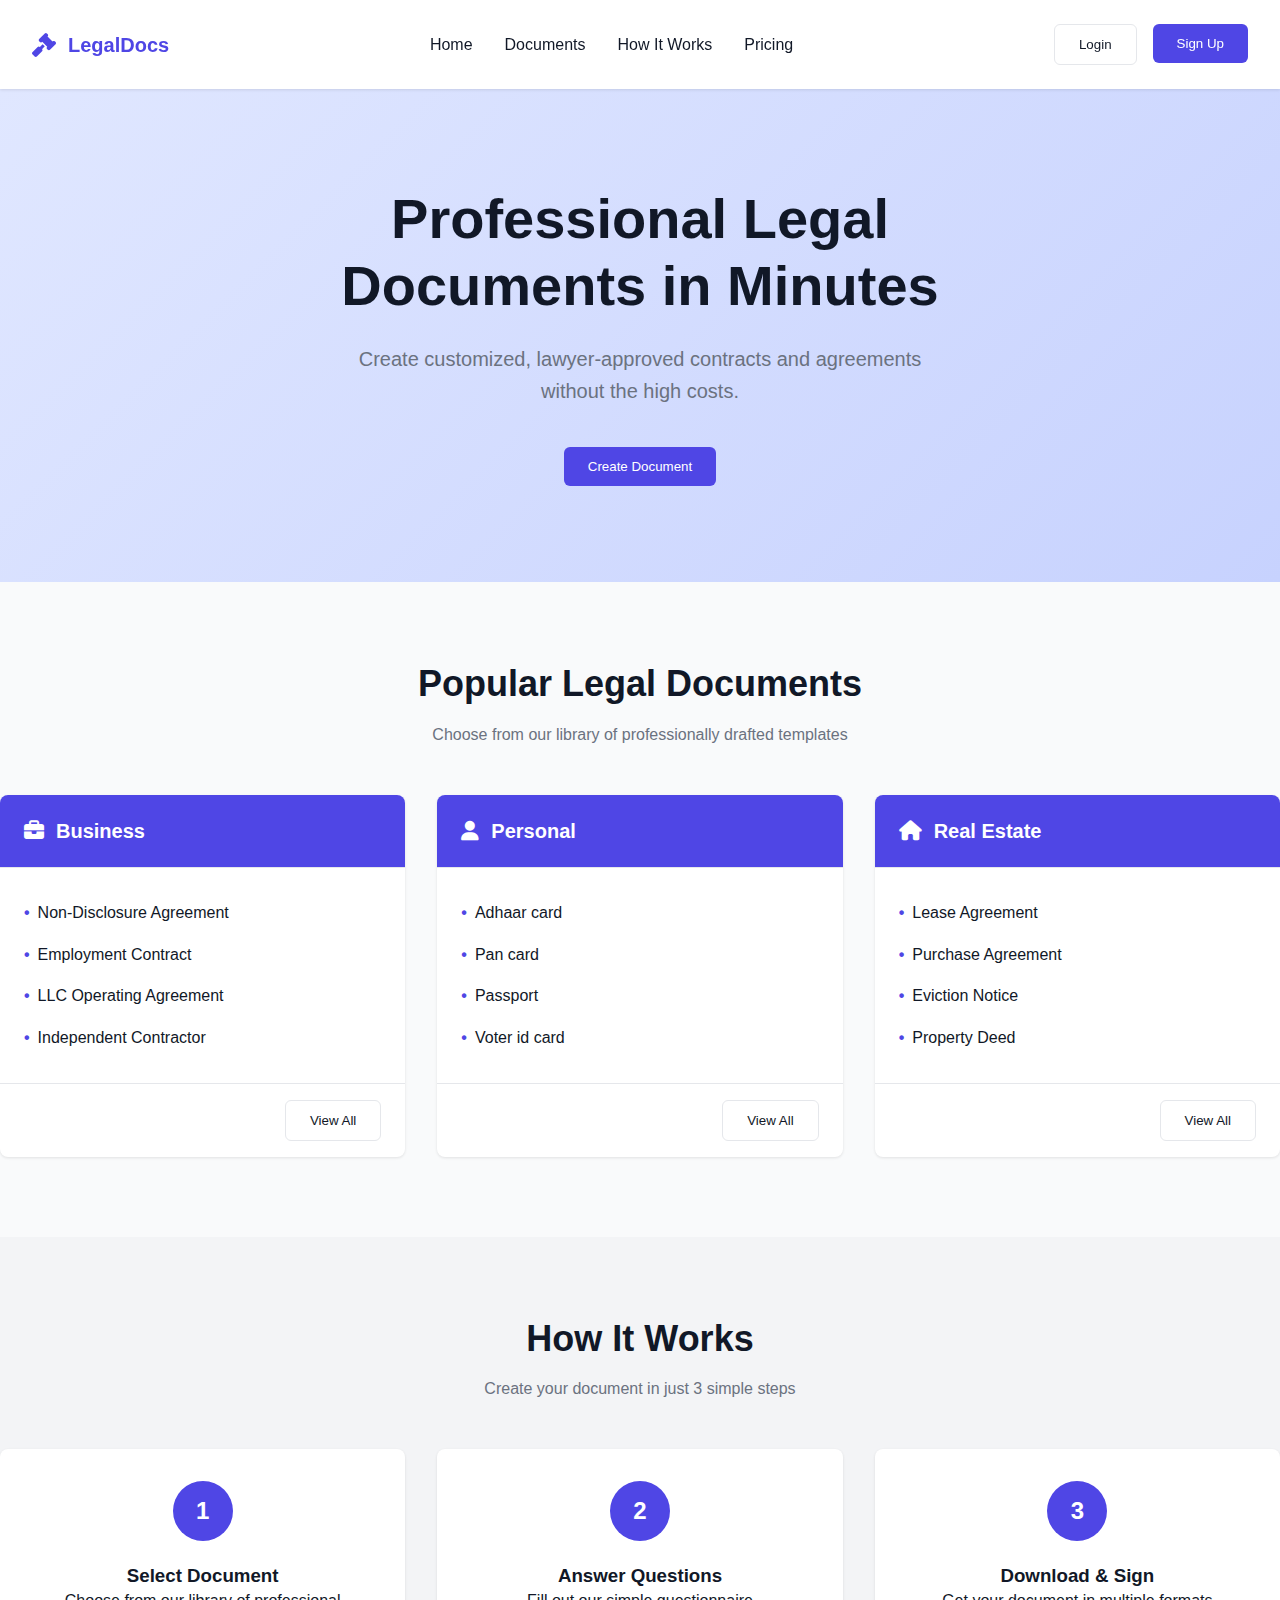
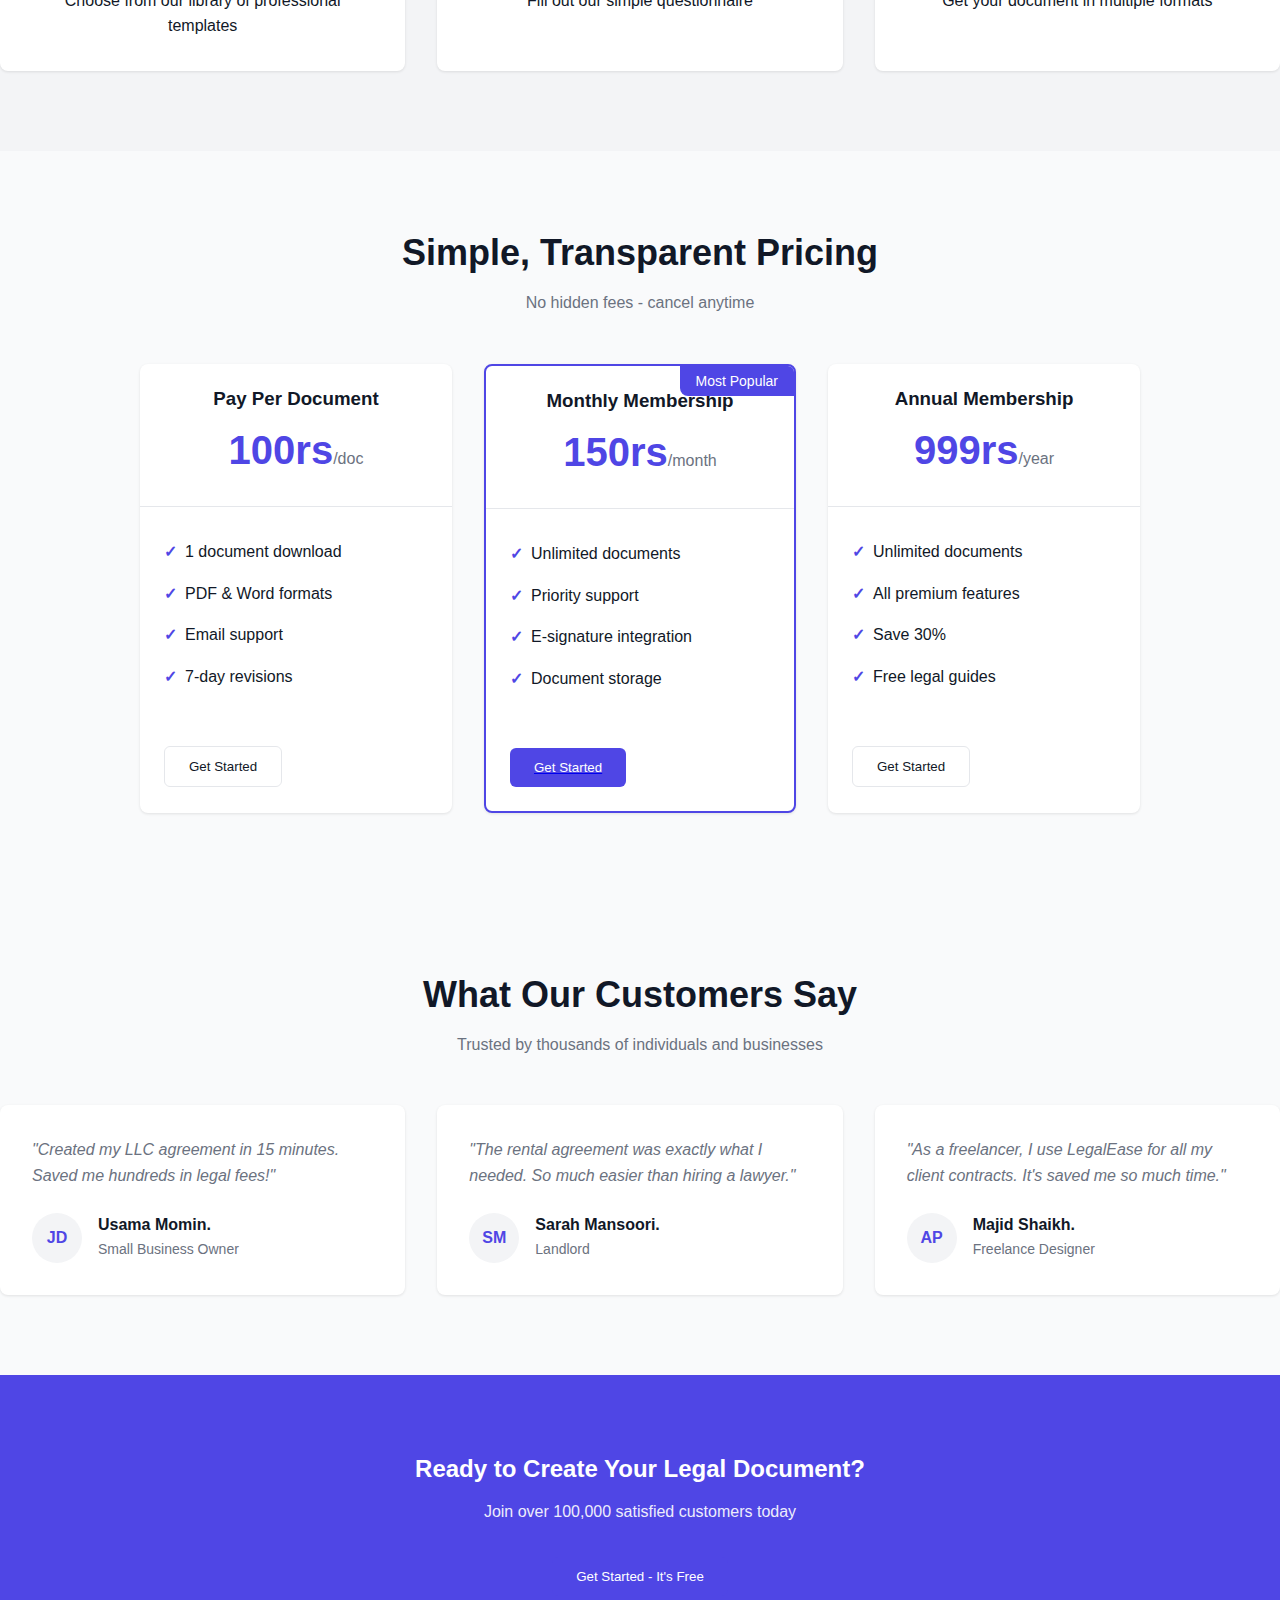
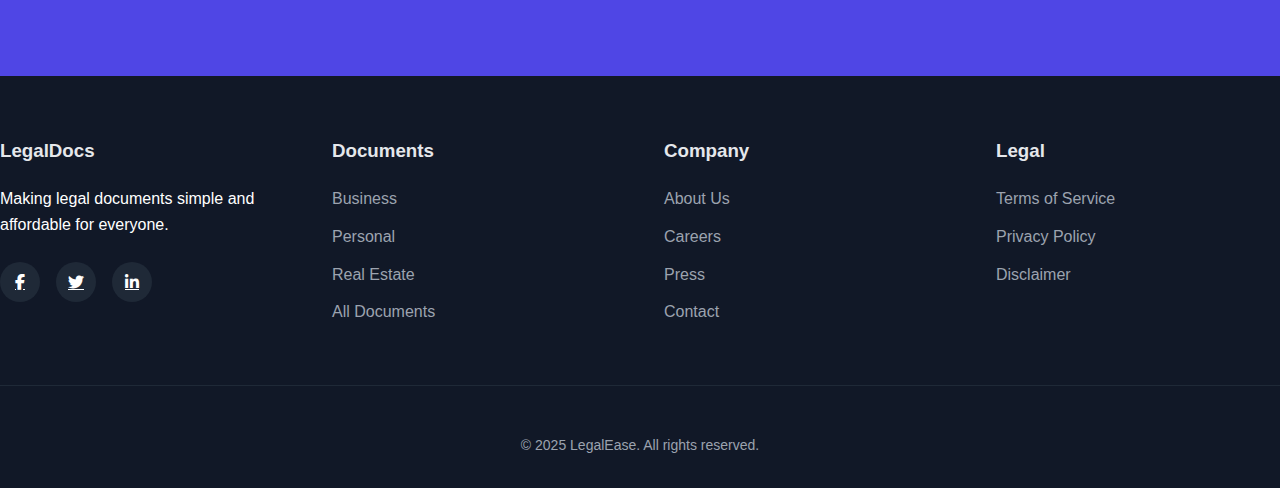
<file: index.html>
<!DOCTYPE html>
<html lang="en">
<head>
    <meta charset="UTF-8">
    <meta name="viewport" content="width=device-width, initial-scale=1.0">
    <title>LegalEase - Create Legal Documents Online</title>
    <link rel="stylesheet" href="https://cdnjs.cloudflare.com/ajax/libs/font-awesome/6.4.0/css/all.min.css">
    <link rel="stylesheet" href="css/style.css">
</head>
<body>
    <!-- Header -->
    <header>
        <nav class="navbar">
            <div class="logo">
                <i class="fas fa-gavel"></i>
                <span>LegalDocs</span>
            </div>
            
            <div class="nav-links">
                <a href="#home">Home</a>
                <a href="#documents">Documents</a>
                <a href="#how-it-works">How It Works</a>
                <a href="#pricing">Pricing</a>
            </div>
            
            <div class="auth-buttons">
                <a href="/legal-docs-login/index.html">
                <button class="btn btn-outline">Login</button> 
            </a>
                <a href="/legal-docs-register/index.html">
                <button class="btn btn-primary">Sign Up</button> 
            </a>
            </div>
            
            <button class="mobile-menu-btn">
                <i class="fas fa-bars"></i>
            </button>
        </nav>
    </header>
    
    <!-- Hero Section -->
    <section class="hero" id="home">
        <div class="hero-content">
            <h1>Professional Legal Documents in Minutes</h1>
            <p>Create customized, lawyer-approved contracts and agreements without the high costs.</p>
            <div class="cta-buttons">
                <button class="btn btn-primary" id="createDocBtn">Create Document</button>
                <!-- Temp hide
                <button class="btn btn-outline">Browse Templates</button> -->
                
            </div>
        </div>
    </section>
    
    <!-- Document Categories -->
    <section class="categories" id="documents">
        <div class="section-title">
            <h2>Popular Legal Documents</h2>
            <p>Choose from our library of professionally drafted templates</p>
        </div>
        
        <div class="category-grid">
            <!-- Business Documents -->
            <div class="category-card">
                <div class="card-header">
                    <h3><i class="fas fa-briefcase"></i> Business</h3>
                </div>
                <div class="card-body">
                    <ul class="document-list">
                        <li>Non-Disclosure Agreement</li>
                        <li>Employment Contract</li>
                        <li>LLC Operating Agreement</li>
                        <li>Independent Contractor</li>
                    </ul>
                </div>
                <div class="card-footer">
                    <button class="btn btn-outline view-docs" data-category="business">View All</button>
                </div>
            </div>
            
            <!-- Personal Documents -->
            <div class="category-card">
                <div class="card-header">
                    <h3><i class="fas fa-user"></i> Personal</h3>
                </div>
                <div class="card-body">
                    <ul class="document-list">
                        <li>Adhaar card</li>
                        <li>Pan card</li>
                        <li>Passport</li>
                        <li>Voter id card</li>
                    </ul>
                </div>
                <div class="card-footer">
                    <button class="btn btn-outline view-docs" data-category="personal">View All</button>
                </div>
            </div>
            
            <!-- Real Estate Documents -->
            <div class="category-card">
                <div class="card-header">
                    <h3><i class="fas fa-home"></i> Real Estate</h3>
                </div>
                <div class="card-body">
                    <ul class="document-list">
                        <li>Lease Agreement</li>
                        <li>Purchase Agreement</li>
                        <li>Eviction Notice</li>
                        <li>Property Deed</li>
                    </ul>
                </div>
                <div class="card-footer">
                    <button class="btn btn-outline view-docs" data-category="real-estate">View All</button>
                </div>
            </div>
        </div>
    </section>
    
    <!-- How It Works -->
    <section class="how-it-works" id="how-it-works">
        <div class="section-title">
            <h2>How It Works</h2>
            <p>Create your document in just 3 simple steps</p>
        </div>
        
        <div class="steps">
            <div class="step">
                <div class="step-icon">
                    <span>1</span>
                </div>
                <h3>Select Document</h3>
                <p>Choose from our library of professional templates</p>
            </div>
            
            <div class="step">
                <div class="step-icon">
                    <span>2</span>
                </div>
                <h3>Answer Questions</h3>
                <p>Fill out our simple questionnaire</p>
            </div>
            
            <div class="step">
                <div class="step-icon">
                    <span>3</span>
                </div>
                <h3>Download & Sign</h3>
                <p>Get your document in multiple formats</p>
            </div>
        </div>
    </section>
    
    <!-- Pricing -->
    <section class="pricing" id="pricing">
        <div class="section-title">
            <h2>Simple, Transparent Pricing</h2>
            <p>No hidden fees - cancel anytime</p>
        </div>
        
        <div class="pricing-grid">
            <div class="pricing-card">
                <div class="pricing-header">
                    <h3>Pay Per Document</h3>
                    <div class="price">100rs<span>/doc</span></div>
                </div>
                <ul class="pricing-features">
                    <li>1 document download</li>
                    <li>PDF & Word formats</li>
                    <li>Email support</li>
                    <li>7-day revisions</li>
                </ul>
                <button class="btn btn-outline">Get Started</button>
            </div>
            
            <div class="pricing-card featured">
                <div class="pricing-header">
                    <h3>Monthly Membership</h3>
                    <div class="price">150rs<span>/month</span></div>
                </div>
                <ul class="pricing-features">
                    <li>Unlimited documents</li>
                    <li>Priority support</li>
                    <li>E-signature integration</li>
                    <li>Document storage</li>
                </ul>
                <a href="/pricing-page/index.html">
                <button class="btn btn-primary">Get Started</button>
                </a>
            </div>
            
            <div class="pricing-card">
                <div class="pricing-header">
                    <h3>Annual Membership</h3>
                    <div class="price">999rs<span>/year</span></div>
                </div>
                <ul class="pricing-features">
                    <li>Unlimited documents</li>
                    <li>All premium features</li>
                    <li>Save 30%</li>
                    <li>Free legal guides</li>
                </ul>
                <button class="btn btn-outline">Get Started</button>
            </div>
        </div>
    </section>
    
    <!-- Testimonials -->
    <section class="testimonials">
        <div class="section-title">
            <h2>What Our Customers Say</h2>
            <p>Trusted by thousands of individuals and businesses</p>
        </div>
        
        <div class="testimonial-grid">
            <div class="testimonial">
                <div class="testimonial-content">
                    "Created my LLC agreement in 15 minutes. Saved me hundreds in legal fees!"
                </div>
                <div class="testimonial-author">
                    <div class="author-avatar">JD</div>
                    <div class="author-info">
                        <h4>Usama Momin.</h4>
                        <p>Small Business Owner</p>
                    </div>
                </div>
            </div>
            
            <div class="testimonial">
                <div class="testimonial-content">
                    "The rental agreement was exactly what I needed. So much easier than hiring a lawyer."
                </div>
                <div class="testimonial-author">
                    <div class="author-avatar">SM</div>
                    <div class="author-info">
                        <h4>Sarah Mansoori.</h4>
                        <p>Landlord</p>
                    </div>
                </div>
            </div>
            
            <div class="testimonial">
                <div class="testimonial-content">
                    "As a freelancer, I use LegalEase for all my client contracts. It's saved me so much time."
                </div>
                <div class="testimonial-author">
                    <div class="author-avatar">AP</div>
                    <div class="author-info">
                        <h4>Majid Shaikh.</h4>
                        <p>Freelance Designer</p>
                    </div>
                </div>
            </div>
        </div>
    </section>
    
    <!-- CTA Section -->
    <section class="cta">
        <div class="cta-content">
            <h2>Ready to Create Your Legal Document?</h2>
            <p>Join over 100,000 satisfied customers today</p>
            <button class="btn btn-primary">Get Started - It's Free</button>
        </div>
    </section>
    
    <!-- Footer -->
    <footer>
        <div class="footer-content">
            <div class="footer-column">
                <h3>LegalDocs</h3>
                <p>Making legal documents simple and affordable for everyone.</p>
                <div class="social-links">
                    <a href="#"><i class="fab fa-facebook-f"></i></a>
                    <a href="#"><i class="fab fa-twitter"></i></a>
                    <a href="#"><i class="fab fa-linkedin-in"></i></a>
                </div>
            </div>
            
            <div class="footer-column">
                <h3>Documents</h3>
                <ul class="footer-links">
                    <li><a href="#">Business</a></li>
                    <li><a href="#">Personal</a></li>
                    <li><a href="#">Real Estate</a></li>
                    <li><a href="#">All Documents</a></li>
                </ul>
            </div>
            
            <div class="footer-column">
                <h3>Company</h3>
                <ul class="footer-links">
                    <li><a href="/about-us/index.html">About Us</a></li>
                    <li><a href="#">Careers</a></li>
                    <li><a href="#">Press</a></li>
                    <li><a href="/contact-us/index.html">Contact</a></li>
                </ul>
            </div>
            
            <div class="footer-column">
                <h3>Legal</h3>
                <ul class="footer-links">
                    <li><a href="/terms-of-service/index.html">Terms of Service</a></li>
                    <li><a href="#">Privacy Policy</a></li>
                    <li><a href="#">Disclaimer</a></li>
                </ul>
            </div>
        </div>
        
        <div class="copyright">
            &copy; 2025 LegalEase. All rights reserved.
        </div>
    </footer>
    
    <!-- Document Builder Modal -->
    <div class="modal" id="documentModal">
        <div class="modal-content">
            <div class="modal-header">
                <h3>Create Your Document</h3>
                <button class="close-modal">&times;</button>
            </div>
            <div class="modal-body">
                <form id="documentForm">
                    <div class="form-group">
                        <label for="docType">Document Type</label>
                        <select id="docType" class="form-control" required>
                            <option value="">Select a document</option>
                            <option value="nda">Adhar card</option>
                            <option value="lease">Rental Agreement</option>
                            <option value="will">Pan card</option>
                            <option value="contract">Employment Contract</option>
                            <option value="contract">Passport</option>
                        </select>
                    </div>
                    
                    <div class="form-group">
                        <label for="party1">Your Name</label>
                        <input type="text" id="party1" class="form-control" required>
                    </div>
                    
                    <div class="form-group">
                        <label for="party2">Other Party's Name</label>
                        <input type="text" id="party2" class="form-control">
                    </div>
                    
                    <div class="form-group">
                        <label for="effectiveDate">Effective Date</label>
                        <input type="date" id="effectiveDate" class="form-control" required>
                    </div>
                    
                    <div class="form-group">
                        <label for="state">Governing State Law</label>
                        <select id="state" class="form-control">
                            <option value="CA">Nashik</option>
                            <option value="NY">Mumbai</option>
                            <option value="TX">Thane</option>
                            <option value="FL">Pune</option>
                        </select>
                    </div>
                </form>
            </div>
            <div class="modal-footer">
                <button class="btn btn-outline close-modal">Cancel</button>
                <button class="btn btn-primary" id="generateDocBtn">Generate Document</button>
            </div>
        </div>
    </div>
    
    <!-- Success Modal -->
    <div class="modal" id="successModal">
        <div class="modal-content success">
            <div class="modal-header">
                <h3>Document Created Successfully!</h3>
                <button class="close-modal">&times;</button>
            </div>
            <div class="modal-body">
                <div class="success-icon">
                    <i class="fas fa-check-circle"></i>
                </div>
                <p>Your legal document is ready to download.</p>
            </div>
            <div class="modal-footer">
                <button class="btn btn-outline">Save to Account</button>
                <button class="btn btn-primary">Download Now</button>
            </div>
        </div>
    </div>

    <script src="js/script.js"></script>
</body>
</html>
</file>
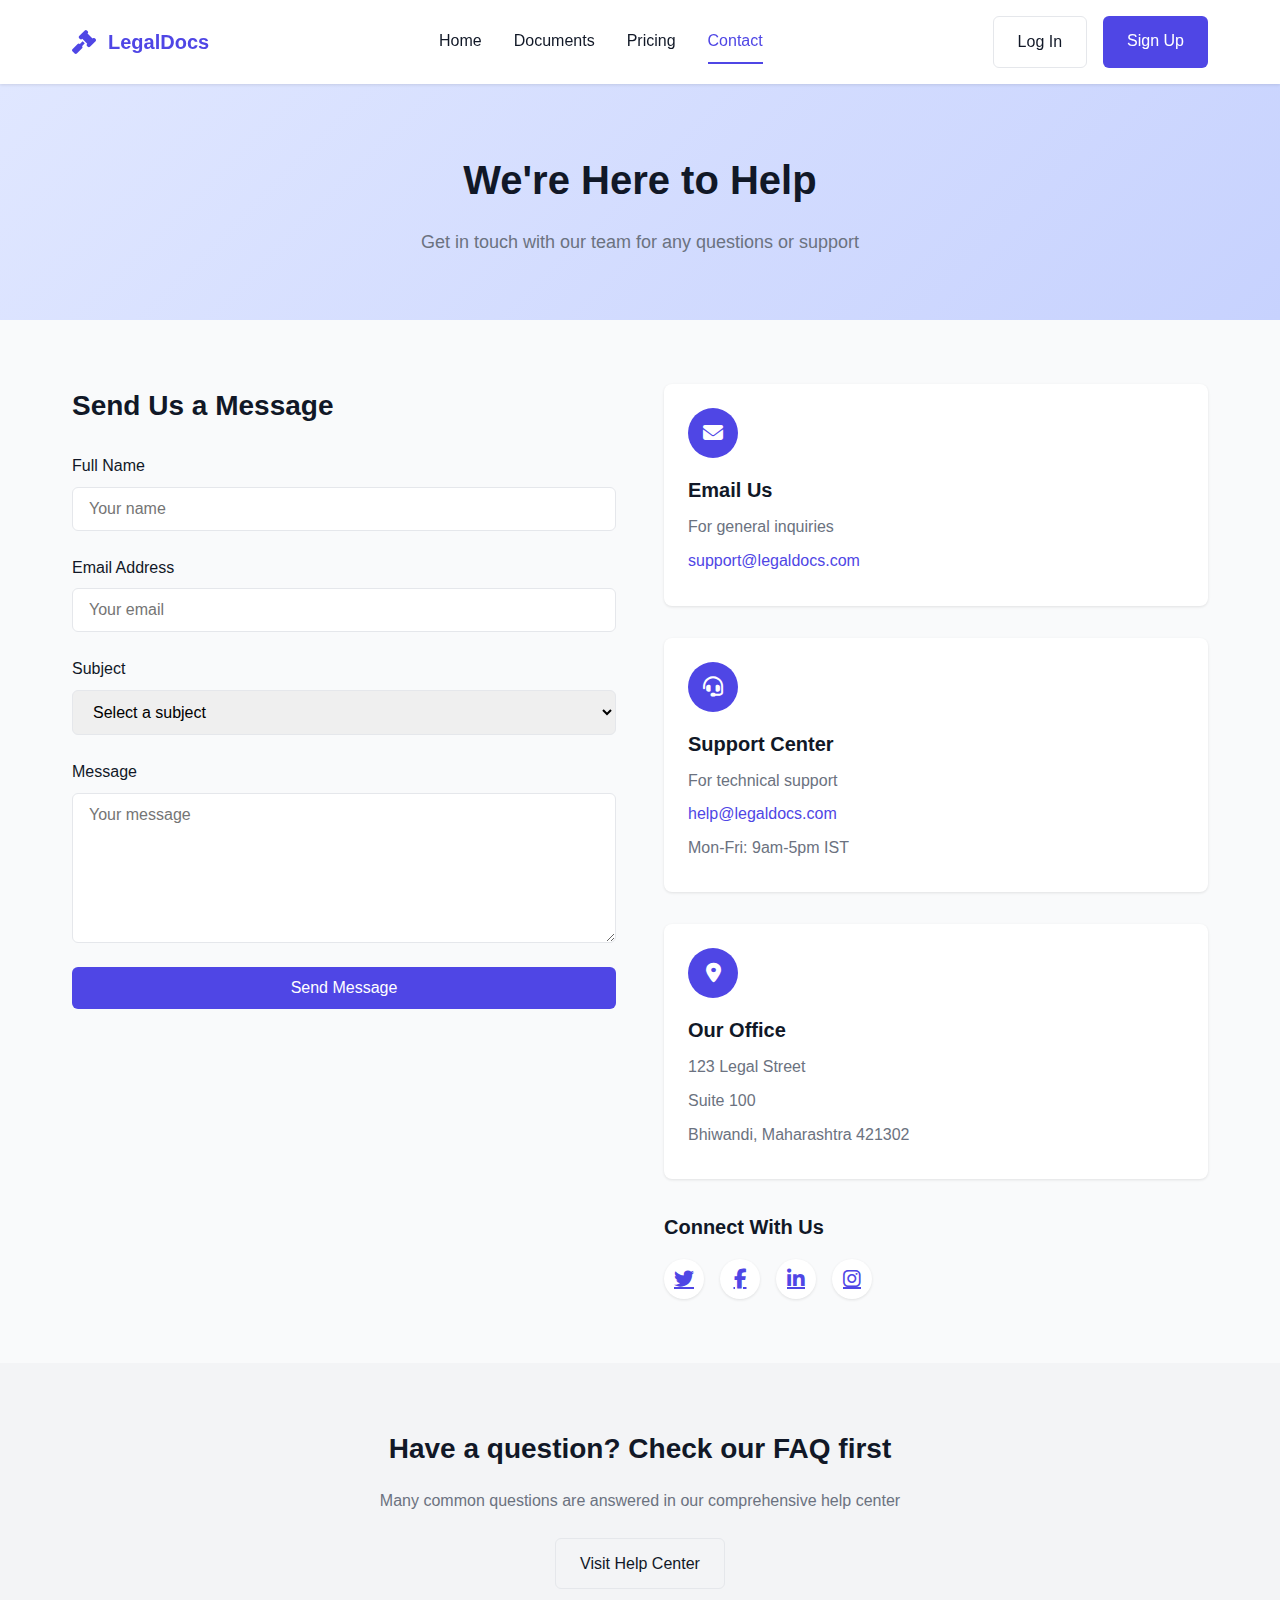
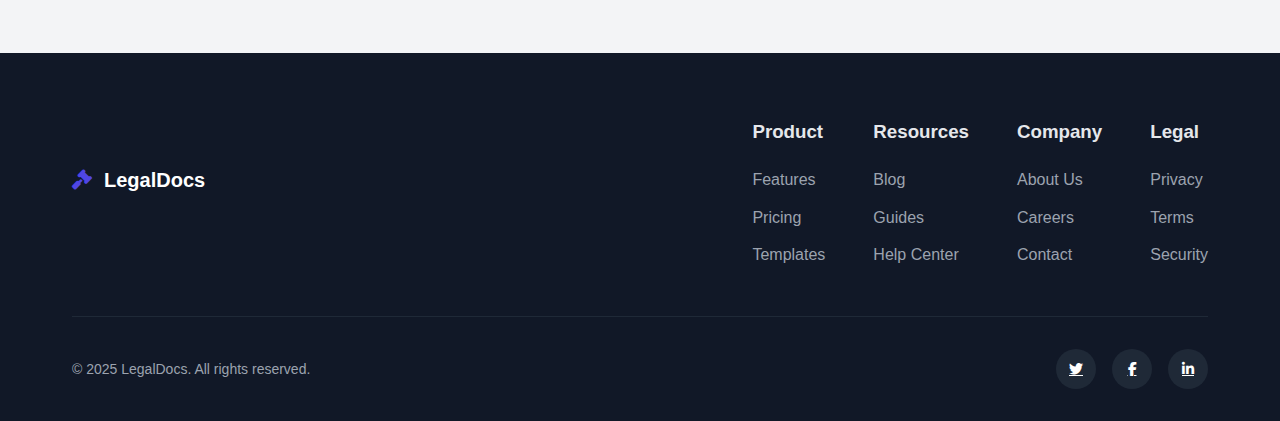
<file: contact-us/index.html>
<!DOCTYPE html>
<html lang="en">
<head>
    <meta charset="UTF-8">
    <meta name="viewport" content="width=device-width, initial-scale=1.0">
    <title>Contact Us | LegalDocs</title>
    <link rel="stylesheet" href="https://cdnjs.cloudflare.com/ajax/libs/font-awesome/6.4.0/css/all.min.css">
    <link rel="stylesheet" href="css/style.css">
</head>
<body>
    <header class="header">
        <div class="container">
            <div class="logo">
                <i class="fas fa-gavel"></i>
                <span>LegalDocs</span>
            </div>
            <nav class="nav">
                <a href="/">Home</a>
                <a href="/documents">Documents</a>
                <a href="/pricing-page/index.html">Pricing</a>
                <a href="/contact-us/index.html" class="active">Contact</a>
            </nav>
            <div class="auth-buttons">
                <a href="/legal-docs-login/index.html" class="btn btn-outline">Log In</a>
                <a href="/legal-docs-register/index.html" class="btn btn-primary">Sign Up</a>
            </div>
            <button class="mobile-menu-btn">
                <i class="fas fa-bars"></i>
            </button>
        </div>
    </header>

    <main class="contact-page">
        <section class="contact-hero">
            <div class="container">
                <h1>We're Here to Help</h1>
                <p>Get in touch with our team for any questions or support</p>
            </div>
        </section>

        <section class="contact-content">
            <div class="container">
                <div class="contact-grid">
                    <div class="contact-form-container">
                        <h2>Send Us a Message</h2>
                        <form id="contactForm" class="contact-form">
                            <div class="form-group">
                                <label for="name">Full Name</label>
                                <input type="text" id="name" name="name" placeholder="Your name" required>
                                <div class="error" id="nameError"></div>
                            </div>
                            
                            <div class="form-group">
                                <label for="email">Email Address</label>
                                <input type="email" id="email" name="email" placeholder="Your email" required>
                                <div class="error" id="emailError"></div>
                            </div>
                            
                            <div class="form-group">
                                <label for="subject">Subject</label>
                                <select id="subject" name="subject" required>
                                    <option value="">Select a subject</option>
                                    <option value="general">General Inquiry</option>
                                    <option value="support">Technical Support</option>
                                    <option value="billing">Billing Question</option>
                                    <option value="partnership">Partnership Opportunity</option>
                                    <option value="other">Other</option>
                                </select>
                                <div class="error" id="subjectError"></div>
                            </div>
                            
                            <div class="form-group">
                                <label for="message">Message</label>
                                <textarea id="message" name="message" rows="6" placeholder="Your message" required></textarea>
                                <div class="error" id="messageError"></div>
                            </div>
                            
                            <button type="submit" class="btn btn-primary" id="submitBtn">Send Message</button>
                        </form>
                    </div>
                    
                    <div class="contact-info">
                        <div class="info-card">
                            <div class="info-icon">
                                <i class="fas fa-envelope"></i>
                            </div>
                            <h3>Email Us</h3>
                            <p>For general inquiries</p>
                            <a href="mailto:support@legaldocs.com">support@legaldocs.com</a>
                        </div>
                        
                        <div class="info-card">
                            <div class="info-icon">
                                <i class="fas fa-headset"></i>
                            </div>
                            <h3>Support Center</h3>
                            <p>For technical support</p>
                            <a href="mailto:help@legaldocs.com">help@legaldocs.com</a>
                            <p>Mon-Fri: 9am-5pm IST</p>
                        </div>
                        
                        <div class="info-card">
                            <div class="info-icon">
                                <i class="fas fa-map-marker-alt"></i>
                            </div>
                            <h3>Our Office</h3>
                            <p>123 Legal Street</p>
                            <p>Suite 100</p>
                            <p>Bhiwandi, Maharashtra 421302</p>
                        </div>
                        
                        <div class="social-links">
                            <h3>Connect With Us</h3>
                            <div class="social-icons">
                                <a href="#"><i class="fab fa-twitter"></i></a>
                                <a href="#"><i class="fab fa-facebook-f"></i></a>
                                <a href="#"><i class="fab fa-linkedin-in"></i></a>
                                <a href="#"><i class="fab fa-instagram"></i></a>
                            </div>
                        </div>
                    </div>
                </div>
            </div>
        </section>

        <section class="faq-cta">
            <div class="container">
                <div class="faq-cta-content">
                    <h2>Have a question? Check our FAQ first</h2>
                    <p>Many common questions are answered in our comprehensive help center</p>
                    <a href="/faq" class="btn btn-outline">Visit Help Center</a>
                </div>
            </div>
        </section>
    </main>

    <footer class="footer">
        <div class="container">
            <div class="footer-content">
                <div class="footer-logo">
                    <i class="fas fa-gavel"></i>
                    <span>LegalDocs</span>
                </div>
                <div class="footer-links">
                    <div class="footer-column">
                        <h3>Product</h3>
                        <a href="/features">Features</a>
                        <a href="/pricing">Pricing</a>
                        <a href="/templates">Templates</a>
                    </div>
                    <div class="footer-column">
                        <h3>Resources</h3>
                        <a href="/blog">Blog</a>
                        <a href="/guides">Guides</a>
                        <a href="/help">Help Center</a>
                    </div>
                    <div class="footer-column">
                        <h3>Company</h3>
                        <a href="/about">About Us</a>
                        <a href="/careers">Careers</a>
                        <a href="/contact">Contact</a>
                    </div>
                    <div class="footer-column">
                        <h3>Legal</h3>
                        <a href="/privacy">Privacy</a>
                        <a href="/terms">Terms</a>
                        <a href="/security">Security</a>
                    </div>
                </div>
            </div>
            <div class="footer-bottom">
                <p>&copy; 2025 LegalDocs. All rights reserved.</p>
                <div class="social-links">
                    <a href="#"><i class="fab fa-twitter"></i></a>
                    <a href="#"><i class="fab fa-facebook-f"></i></a>
                    <a href="#"><i class="fab fa-linkedin-in"></i></a>
                </div>
            </div>
        </div>
    </footer>

    <script src="js/script.js"></script>
</body>
</html>
</file>
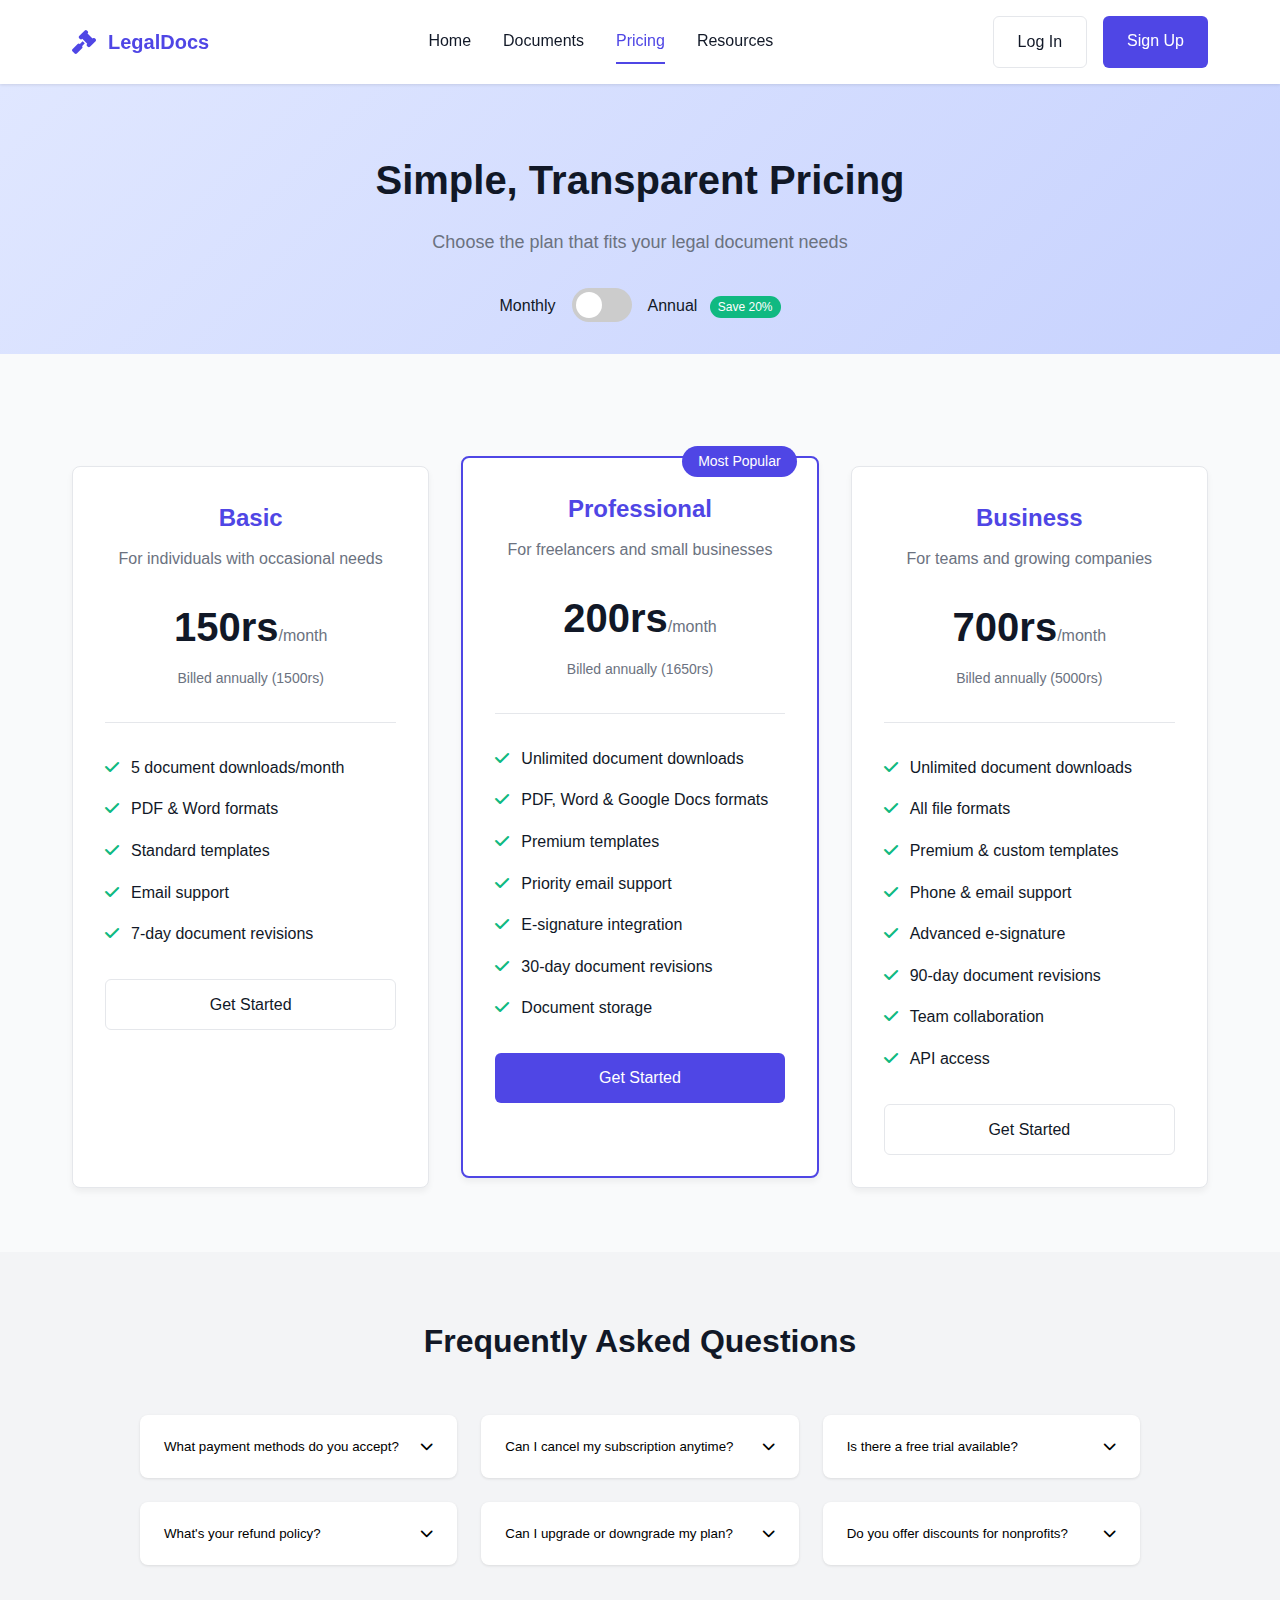
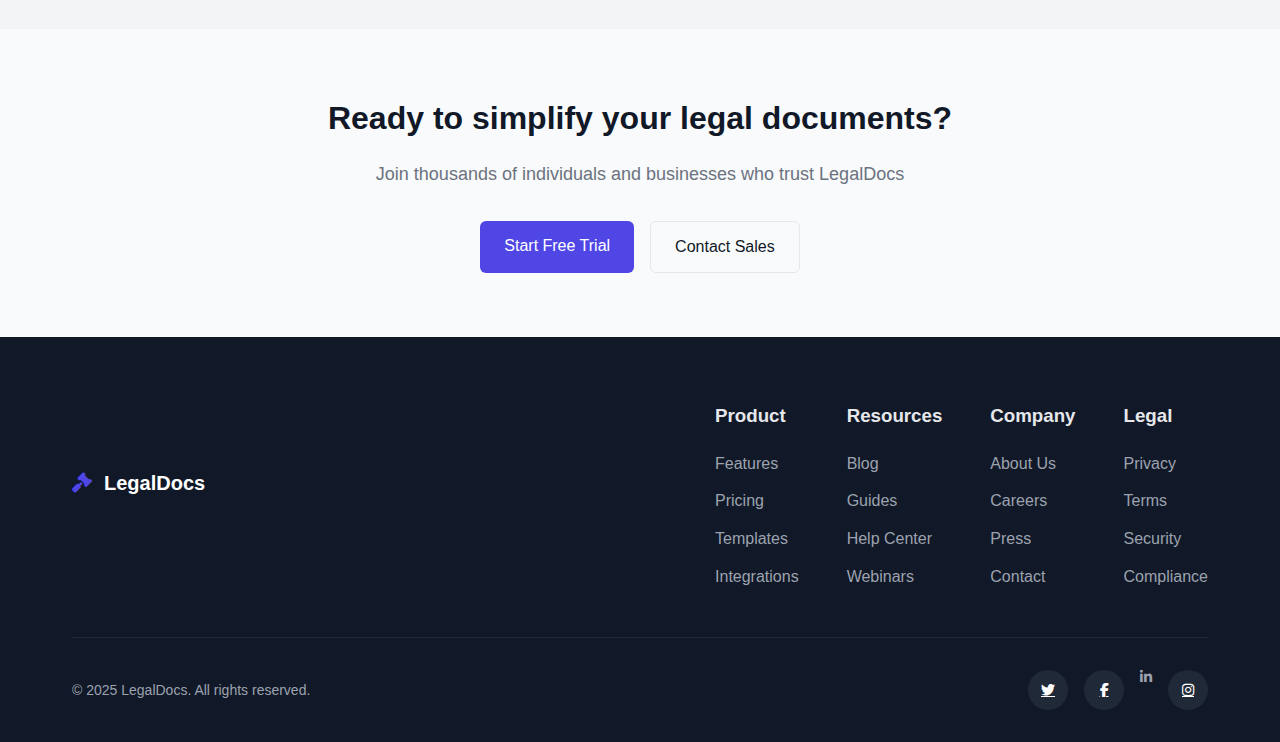
<file: pricing-page/index.html>
<!DOCTYPE html>
<html lang="en">
<head>
    <meta charset="UTF-8">
    <meta name="viewport" content="width=device-width, initial-scale=1.0">
    <title>Pricing | LegalDocs - Affordable Legal Documents</title>
    <link rel="stylesheet" href="https://cdnjs.cloudflare.com/ajax/libs/font-awesome/6.4.0/css/all.min.css">
    <link rel="stylesheet" href="css/style.css">
</head>
<body>
    <header class="header">
        <div class="container">
            <div class="logo">
                <i class="fas fa-gavel"></i>
                <span>LegalDocs</span>
            </div>
            <nav class="nav">
                <a href="/">Home</a>
                <a href="/documents">Documents</a>
                <a href="/pricing-page/index.html" class="active">Pricing</a>
                <a href="/resources">Resources</a>
            </nav>
            <div class="auth-buttons">
                <a href="/legal-docs-login/index.html" class="btn btn-outline">Log In</a>
                <a href="/legal-docs-register/index.html" class="btn btn-primary">Sign Up</a>
            </div>
            <button class="mobile-menu-btn">
                <i class="fas fa-bars"></i>
            </button>
        </div>
    </header>

    <main class="pricing-page">
        <section class="pricing-hero">
            <div class="container">
                <h1>Simple, Transparent Pricing</h1>
                <p>Choose the plan that fits your legal document needs</p>
                <div class="toggle-container">
                    <span>Monthly</span>
                    <label class="toggle-switch">
                        <input type="checkbox" id="billingToggle">
                        <span class="slider"></span>
                    </label>
                    <span>Annual <span class="save-badge">Save 20%</span></span>
                </div>
            </div>
        </section>

        <section class="pricing-plans">
            <div class="container">
                <div class="plans-grid">
                    <!-- Basic Plan -->
                    <div class="pricing-card">
                        <div class="card-header">
                            <h3>Basic</h3>
                            <p>For individuals with occasional needs</p>
                            <div class="price monthly-price">150rs<span>/month</span></div>
                            <div class="price annual-price">999rs<span>/month</span></div>
                            <div class="billed-annual">Billed annually (1500rs)</div>
                        </div>
                        <ul class="features">
                            <li><i class="fas fa-check"></i> 5 document downloads/month</li>
                            <li><i class="fas fa-check"></i> PDF & Word formats</li>
                            <li><i class="fas fa-check"></i> Standard templates</li>
                            <li><i class="fas fa-check"></i> Email support</li>
                            <li><i class="fas fa-check"></i> 7-day document revisions</li>
                        </ul>
                        <a href="/signup?plan=basic" class="btn btn-outline">Get Started</a>
                    </div>

                    <!-- Professional Plan (Featured) -->
                    <div class="pricing-card featured">
                        <div class="popular-badge">Most Popular</div>
                        <div class="card-header">
                            <h3>Professional</h3>
                            <p>For freelancers and small businesses</p>
                            <div class="price monthly-price">200rs<span>/month</span></div>
                            <div class="price annual-price">999rs<span>/month</span></div>
                            <div class="billed-annual">Billed annually (1650rs)</div>
                        </div>
                        <ul class="features">
                            <li><i class="fas fa-check"></i> Unlimited document downloads</li>
                            <li><i class="fas fa-check"></i> PDF, Word & Google Docs formats</li>
                            <li><i class="fas fa-check"></i> Premium templates</li>
                            <li><i class="fas fa-check"></i> Priority email support</li>
                            <li><i class="fas fa-check"></i> E-signature integration</li>
                            <li><i class="fas fa-check"></i> 30-day document revisions</li>
                            <li><i class="fas fa-check"></i> Document storage</li>
                        </ul>
                        <a href="/signup?plan=professional" class="btn btn-primary">Get Started</a>
                    </div>

                    <!-- Business Plan -->
                    <div class="pricing-card">
                        <div class="card-header">
                            <h3>Business</h3>
                            <p>For teams and growing companies</p>
                            <div class="price monthly-price">700rs<span>/month</span></div>
                            <div class="price annual-price">2500rs<span>/month</span></div>
                            <div class="billed-annual">Billed annually (5000rs)</div>
                        </div>
                        <ul class="features">
                            <li><i class="fas fa-check"></i> Unlimited document downloads</li>
                            <li><i class="fas fa-check"></i> All file formats</li>
                            <li><i class="fas fa-check"></i> Premium & custom templates</li>
                            <li><i class="fas fa-check"></i> Phone & email support</li>
                            <li><i class="fas fa-check"></i> Advanced e-signature</li>
                            <li><i class="fas fa-check"></i> 90-day document revisions</li>
                            <li><i class="fas fa-check"></i> Team collaboration</li>
                            <li><i class="fas fa-check"></i> API access</li>
                        </ul>
                        <a href="/pricing-page/index.html" class="btn btn-outline">Get Started</a>
                    </div>
                </div>
            </div>
        </section>

        <section class="faq-section">
            <div class="container">
                <h2>Frequently Asked Questions</h2>
                <div class="faq-grid">
                    <div class="faq-item">
                        <button class="faq-question">
                            What payment methods do you accept?
                            <i class="fas fa-chevron-down"></i>
                        </button>
                        <div class="faq-answer">
                            <p>We accept all major credit cards & Debit cards (Visa, Mastercard, Rupay card), Gpay, PhonePe and bank transfers for annual plans.</p>
                        </div>
                    </div>
                    <div class="faq-item">
                        <button class="faq-question">
                            Can I cancel my subscription anytime?
                            <i class="fas fa-chevron-down"></i>
                        </button>
                        <div class="faq-answer">
                            <p>Yes, you can cancel your subscription at any time. For annual plans, you'll continue to have access until the end of your billing period.</p>
                        </div>
                    </div>
                    <div class="faq-item">
                        <button class="faq-question">
                            Is there a free trial available?
                            <i class="fas fa-chevron-down"></i>
                        </button>
                        <div class="faq-answer">
                            <p>Yes! We offer a 7-day free trial for all plans. No credit card required to start the trial.</p>
                        </div>
                    </div>
                    <div class="faq-item">
                        <button class="faq-question">
                            What's your refund policy?
                            <i class="fas fa-chevron-down"></i>
                        </button>
                        <div class="faq-answer">
                            <p>We offer a 30-day money-back guarantee for all annual plans. Monthly plans can be canceled before the next billing cycle.</p>
                        </div>
                    </div>
                    <div class="faq-item">
                        <button class="faq-question">
                            Can I upgrade or downgrade my plan?
                            <i class="fas fa-chevron-down"></i>
                        </button>
                        <div class="faq-answer">
                            <p>Absolutely! You can change your plan at any time. Prorated credits will be applied when upgrading.</p>
                        </div>
                    </div>
                    <div class="faq-item">
                        <button class="faq-question">
                            Do you offer discounts for nonprofits?
                            <i class="fas fa-chevron-down"></i>
                        </button>
                        <div class="faq-answer">
                            <p>Yes, we offer a 25% discount for registered nonprofits. Contact our sales team for verification.</p>
                        </div>
                    </div>
                </div>
            </div>
        </section>

        <section class="cta-section">
            <div class="container">
                <div class="cta-content">
                    <h2>Ready to simplify your legal documents?</h2>
                    <p>Join thousands of individuals and businesses who trust LegalDocs</p>
                    <div class="cta-buttons">
                        <a href="/legal-docs-register/index.html" class="btn btn-primary">Start Free Trial</a>
                        <a href="/contact-us/index.html" class="btn btn-outline">Contact Sales</a>
                    </div>
                </div>
            </div>
        </section>
    </main>

    <footer class="footer">
        <div class="container">
            <div class="footer-content">
                <div class="footer-logo">
                    <i class="fas fa-gavel"></i>
                    <span>LegalDocs</span>
                </div>
                <div class="footer-links">
                    <div class="footer-column">
                        <h3>Product</h3>
                        <a href="/features">Features</a>
                        <a href="/pricing-page/index.html">Pricing</a>
                        <a href="/templates">Templates</a>
                        <a href="/integrations">Integrations</a>
                    </div>
                    <div class="footer-column">
                        <h3>Resources</h3>
                        <a href="/blog">Blog</a>
                        <a href="/guides">Guides</a>
                        <a href="/contact-us/index.html">Help Center</a>
                        <a href="/webinars">Webinars</a>
                    </div>
                    <div class="footer-column">
                        <h3>Company</h3>
                        <a href="/about-us/index.html">About Us</a>
                        <a href="/careers">Careers</a>
                        <a href="/press">Press</a>
                        <a href="/contact-us/index.html">Contact</a>
                    </div>
                    <div class="footer-column">
                        <h3>Legal</h3>
                        <a href="/terms-of-service/index.html">Privacy</a>
                        <a href="/terms-of-service/index.html">Terms</a>
                        <a href="/security">Security</a>
                        <a href="/compliance">Compliance</a>
                    </div>
                </div>
            </div>
            <div class="footer-bottom">
                <p>&copy; 2025 LegalDocs. All rights reserved.</p>
                <div class="social-links">
                    <a href="#"><i class="fab fa-twitter"></i></a>
                    <a href="#"><i class="fab fa-facebook-f"></i></a>
                    <i class="fab fa-linkedin-in"></i>
                    <a href="#"><i class="fab fa-instagram"></i></a>
                </div>
            </div>
        </div>
    </footer>

    <script src="js/script.js"></script>
</body>
</html>
</file>
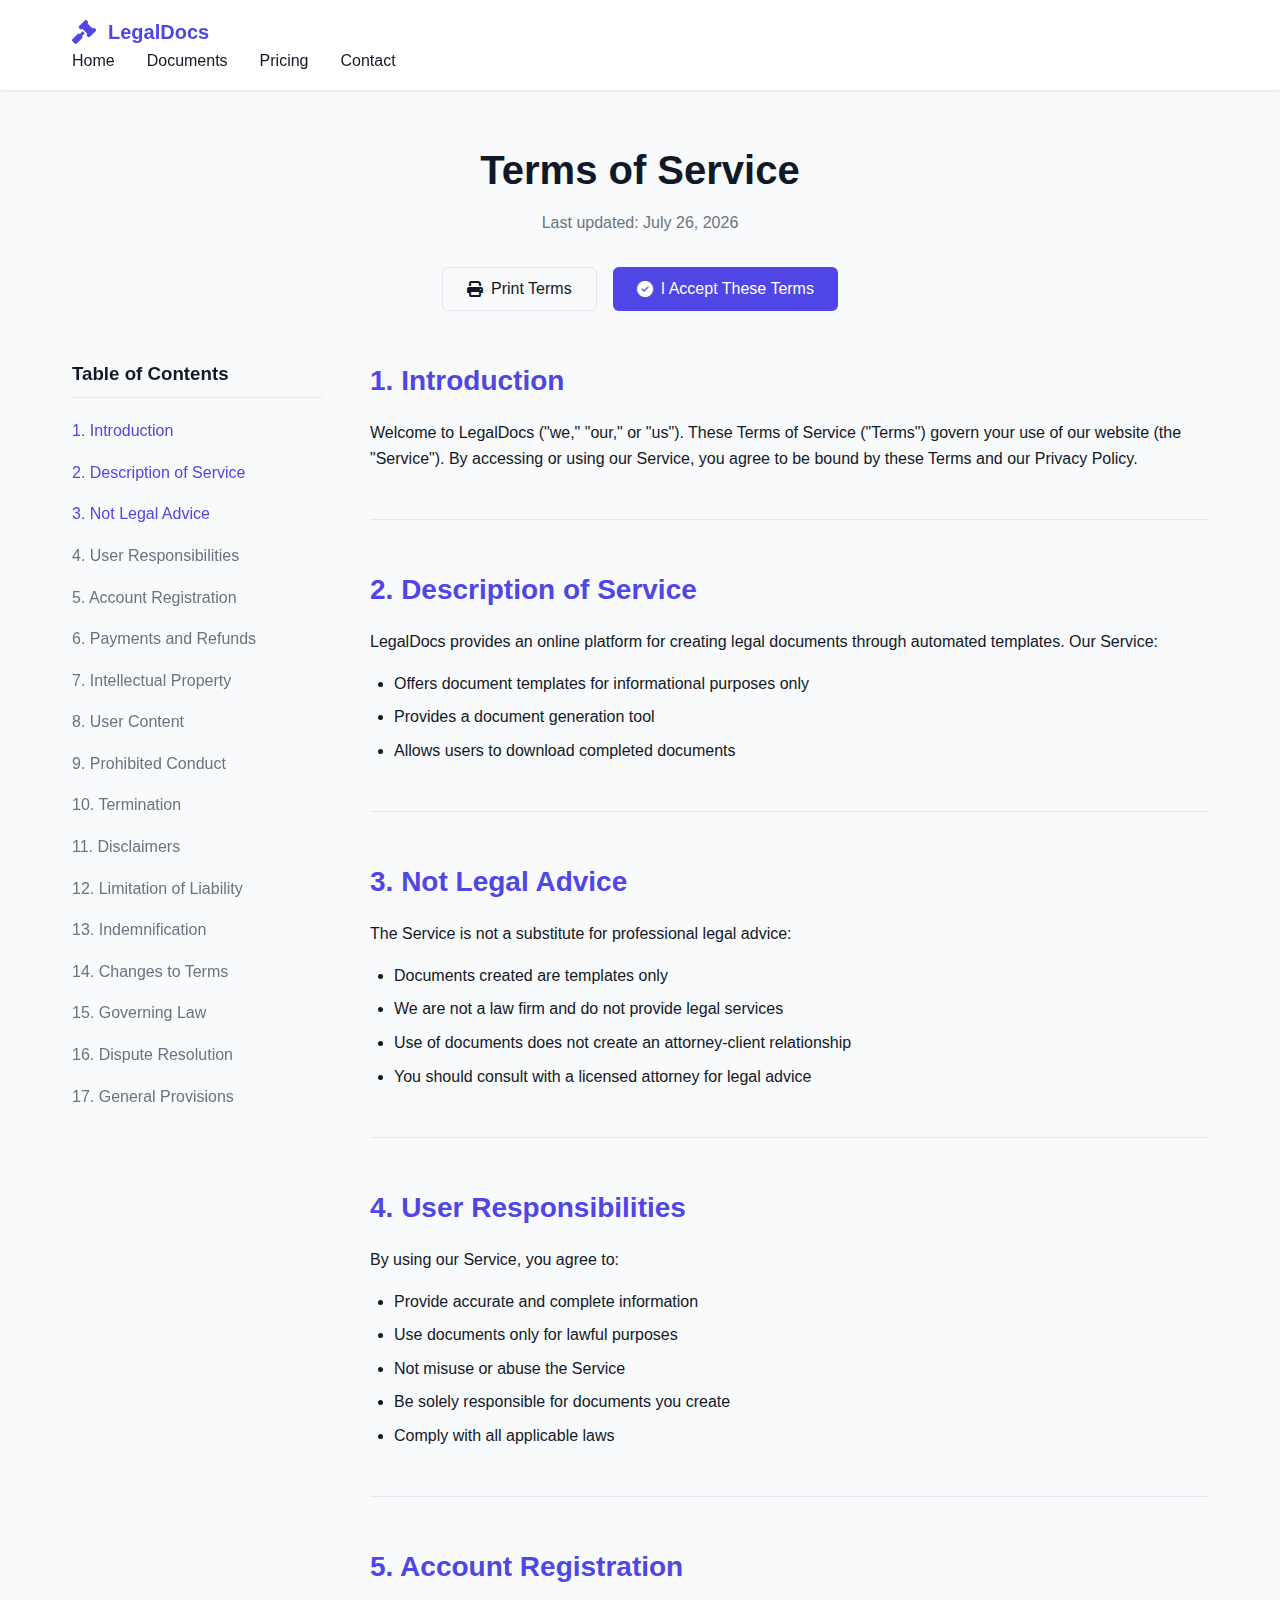
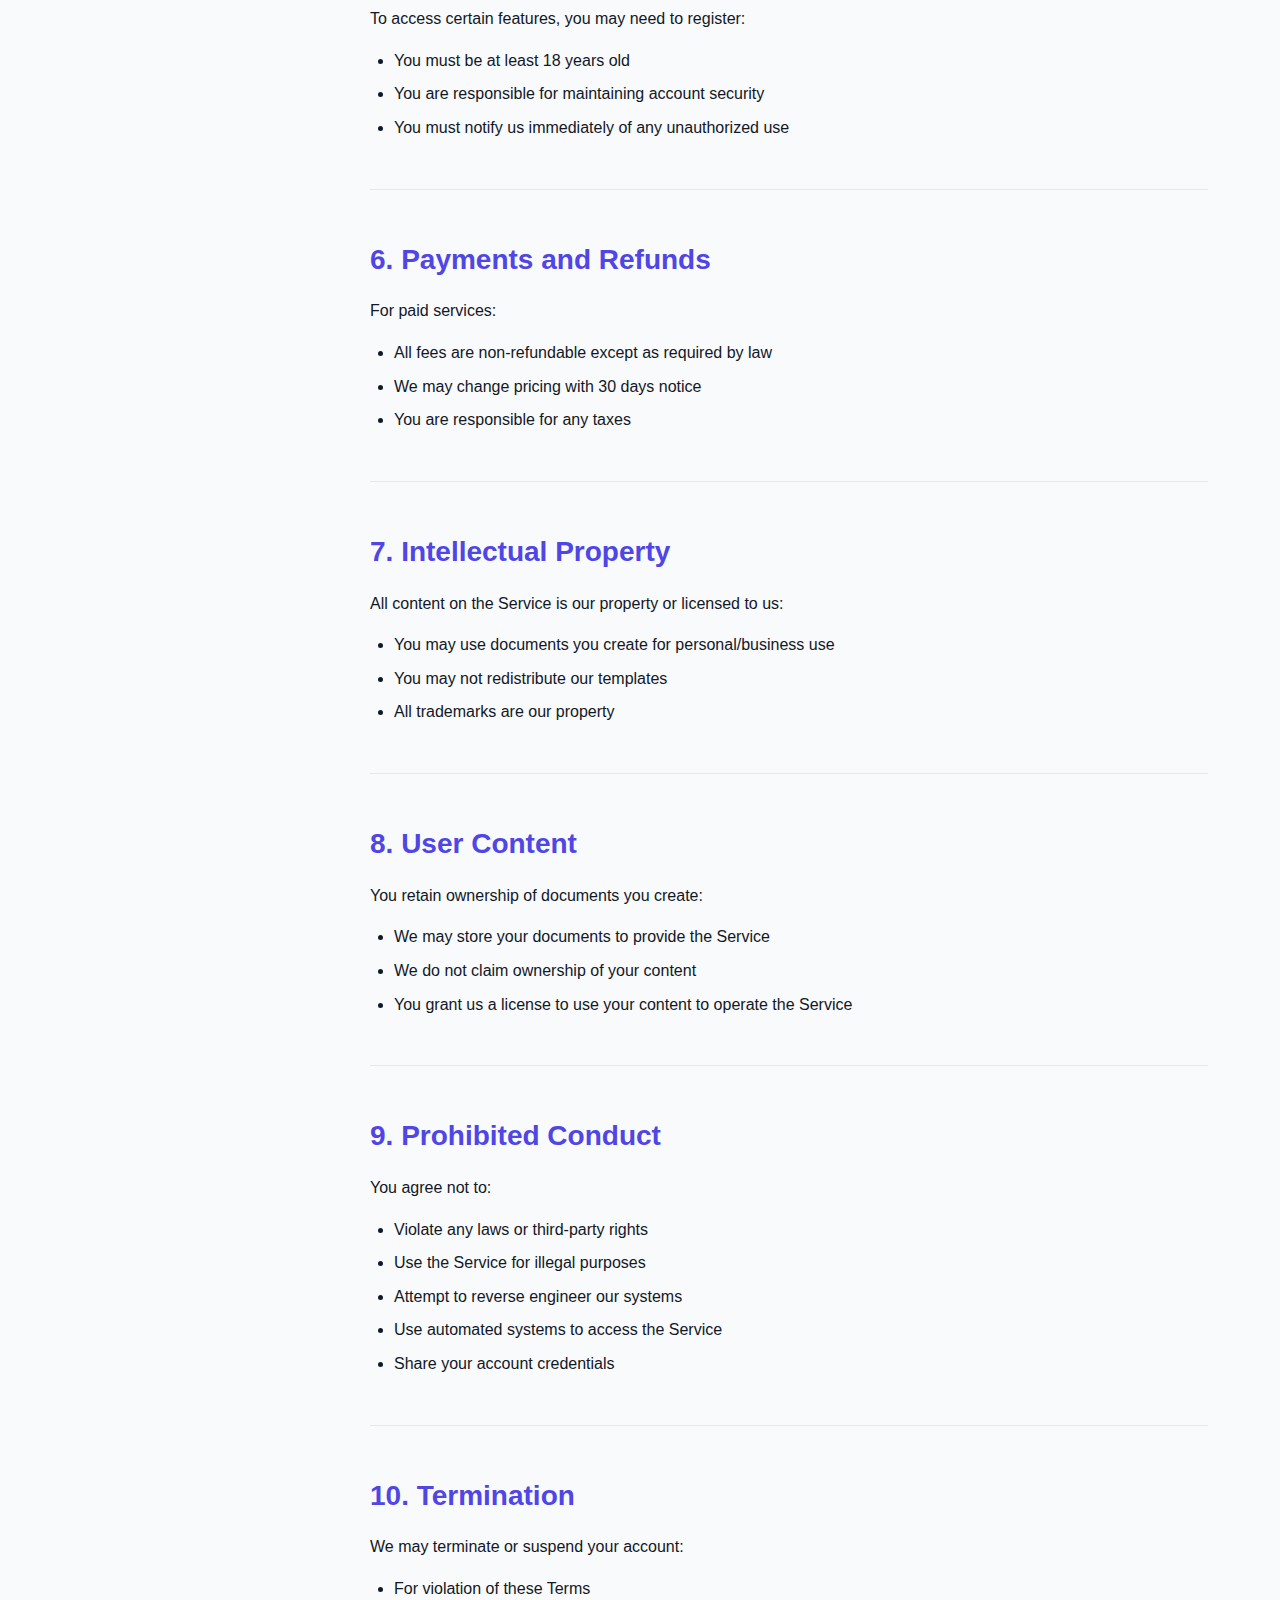
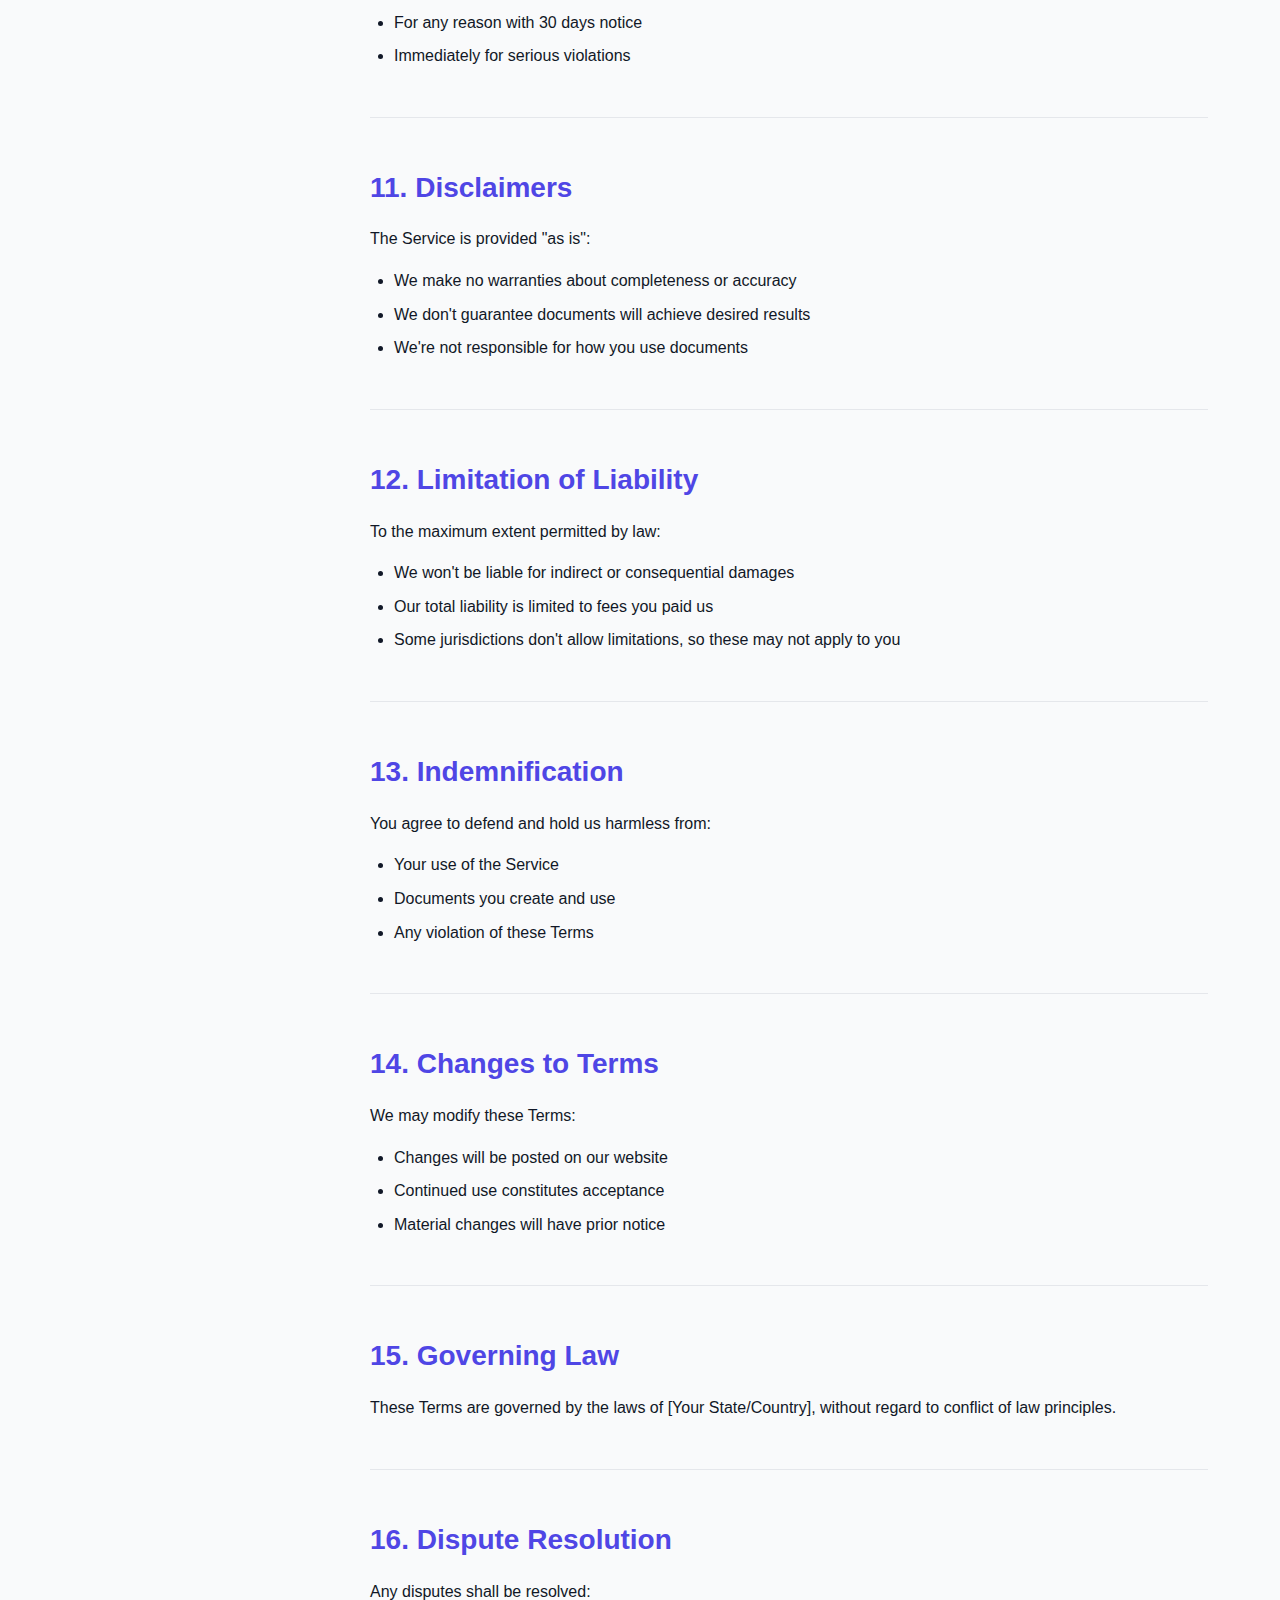
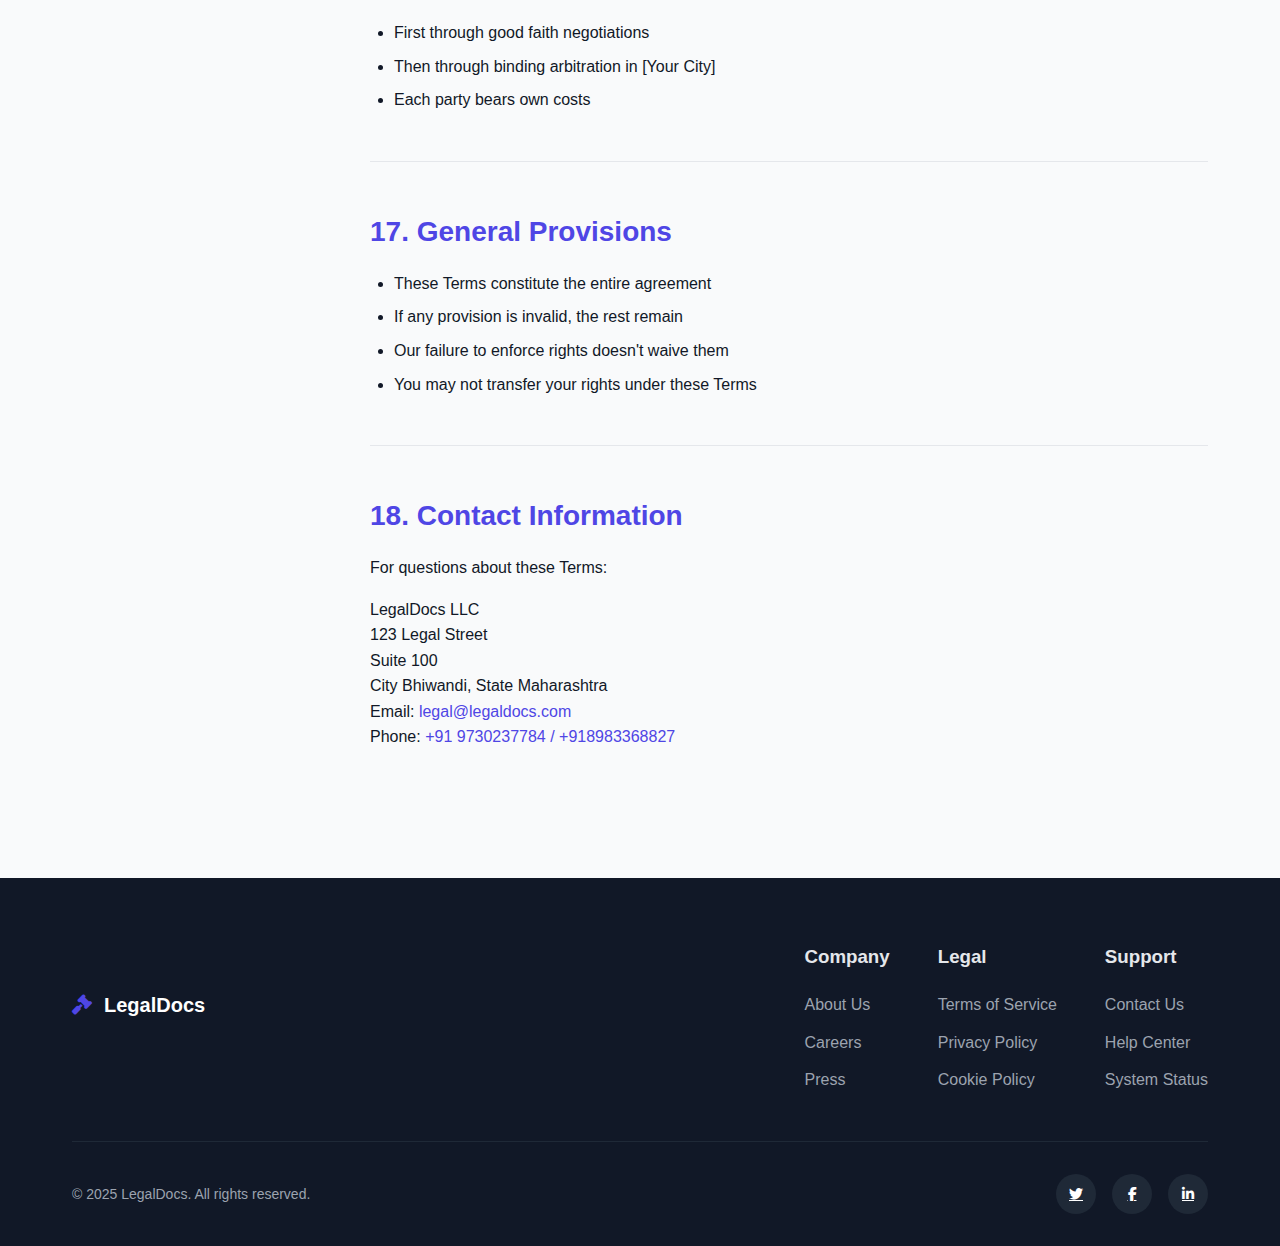
<file: terms-of-service/index.html>
<!DOCTYPE html>
<html lang="en">
<head>
    <meta charset="UTF-8">
    <meta name="viewport" content="width=device-width, initial-scale=1.0">
    <title>Terms of Service | LegalDocs</title>
    <link rel="stylesheet" href="https://cdnjs.cloudflare.com/ajax/libs/font-awesome/6.4.0/css/all.min.css">
    <link rel="stylesheet" href="css/style.css">
</head>
<body>
    <header class="header">
        <div class="container">
            <div class="logo">
                <i class="fas fa-gavel"></i>
                <span>LegalDocs</span>
            </div>
            <nav class="nav">
                <a href="/">Home</a>
                <a href="/documents">Documents</a>
                <a href="/pricing-page/index.html">Pricing</a>
                <a href="/contact-us/index.html">Contact</a>
            </nav>
            <button class="mobile-menu-btn">
                <i class="fas fa-bars"></i>
            </button>
        </div>
    </header>

    <main class="terms-container">
        <div class="container">
            <div class="terms-header">
                <h1>Terms of Service</h1>
                <p class="last-updated">Last updated: <span id="updateDate">June 15, 2023</span></p>
                <div class="terms-actions">
                    <button id="printBtn" class="btn btn-outline">
                        <i class="fas fa-print"></i> Print Terms
                    </button>
                    <button id="acceptBtn" class="btn btn-primary">
                        <i class="fas fa-check-circle"></i> I Accept These Terms
                    </button>
                </div>
            </div>

            <div class="terms-content">
                <div class="toc-sidebar">
                    <h3>Table of Contents</h3>
                    <ul id="tocList">
                        <!-- Generated by JavaScript -->
                    </ul>
                </div>

                <div class="terms-text">
                    <section id="introduction" class="terms-section">
                        <h2>1. Introduction</h2>
                        <p>Welcome to LegalDocs ("we," "our," or "us"). These Terms of Service ("Terms") govern your use of our website (the "Service"). By accessing or using our Service, you agree to be bound by these Terms and our Privacy Policy.</p>
                    </section>

                    <section id="description" class="terms-section">
                        <h2>2. Description of Service</h2>
                        <p>LegalDocs provides an online platform for creating legal documents through automated templates. Our Service:</p>
                        <ul>
                            <li>Offers document templates for informational purposes only</li>
                            <li>Provides a document generation tool</li>
                            <li>Allows users to download completed documents</li>
                        </ul>
                    </section>

                    <section id="notLegalAdvice" class="terms-section">
                        <h2>3. Not Legal Advice</h2>
                        <p>The Service is not a substitute for professional legal advice:</p>
                        <ul>
                            <li>Documents created are templates only</li>
                            <li>We are not a law firm and do not provide legal services</li>
                            <li>Use of documents does not create an attorney-client relationship</li>
                            <li>You should consult with a licensed attorney for legal advice</li>
                        </ul>
                    </section>

                    <section id="userResponsibilities" class="terms-section">
                        <h2>4. User Responsibilities</h2>
                        <p>By using our Service, you agree to:</p>
                        <ul>
                            <li>Provide accurate and complete information</li>
                            <li>Use documents only for lawful purposes</li>
                            <li>Not misuse or abuse the Service</li>
                            <li>Be solely responsible for documents you create</li>
                            <li>Comply with all applicable laws</li>
                        </ul>
                    </section>

                    <section id="accountRegistration" class="terms-section">
                        <h2>5. Account Registration</h2>
                        <p>To access certain features, you may need to register:</p>
                        <ul>
                            <li>You must be at least 18 years old</li>
                            <li>You are responsible for maintaining account security</li>
                            <li>You must notify us immediately of any unauthorized use</li>
                        </ul>
                    </section>

                    <section id="paymentsRefunds" class="terms-section">
                        <h2>6. Payments and Refunds</h2>
                        <p>For paid services:</p>
                        <ul>
                            <li>All fees are non-refundable except as required by law</li>
                            <li>We may change pricing with 30 days notice</li>
                            <li>You are responsible for any taxes</li>
                        </ul>
                    </section>

                    <section id="intellectualProperty" class="terms-section">
                        <h2>7. Intellectual Property</h2>
                        <p>All content on the Service is our property or licensed to us:</p>
                        <ul>
                            <li>You may use documents you create for personal/business use</li>
                            <li>You may not redistribute our templates</li>
                            <li>All trademarks are our property</li>
                        </ul>
                    </section>

                    <section id="userContent" class="terms-section">
                        <h2>8. User Content</h2>
                        <p>You retain ownership of documents you create:</p>
                        <ul>
                            <li>We may store your documents to provide the Service</li>
                            <li>We do not claim ownership of your content</li>
                            <li>You grant us a license to use your content to operate the Service</li>
                        </ul>
                    </section>

                    <section id="prohibitedConduct" class="terms-section">
                        <h2>9. Prohibited Conduct</h2>
                        <p>You agree not to:</p>
                        <ul>
                            <li>Violate any laws or third-party rights</li>
                            <li>Use the Service for illegal purposes</li>
                            <li>Attempt to reverse engineer our systems</li>
                            <li>Use automated systems to access the Service</li>
                            <li>Share your account credentials</li>
                        </ul>
                    </section>

                    <section id="termination" class="terms-section">
                        <h2>10. Termination</h2>
                        <p>We may terminate or suspend your account:</p>
                        <ul>
                            <li>For violation of these Terms</li>
                            <li>For any reason with 30 days notice</li>
                            <li>Immediately for serious violations</li>
                        </ul>
                    </section>

                    <section id="disclaimers" class="terms-section">
                        <h2>11. Disclaimers</h2>
                        <p>The Service is provided "as is":</p>
                        <ul>
                            <li>We make no warranties about completeness or accuracy</li>
                            <li>We don't guarantee documents will achieve desired results</li>
                            <li>We're not responsible for how you use documents</li>
                        </ul>
                    </section>

                    <section id="limitationLiability" class="terms-section">
                        <h2>12. Limitation of Liability</h2>
                        <p>To the maximum extent permitted by law:</p>
                        <ul>
                            <li>We won't be liable for indirect or consequential damages</li>
                            <li>Our total liability is limited to fees you paid us</li>
                            <li>Some jurisdictions don't allow limitations, so these may not apply to you</li>
                        </ul>
                    </section>

                    <section id="indemnification" class="terms-section">
                        <h2>13. Indemnification</h2>
                        <p>You agree to defend and hold us harmless from:</p>
                        <ul>
                            <li>Your use of the Service</li>
                            <li>Documents you create and use</li>
                            <li>Any violation of these Terms</li>
                        </ul>
                    </section>

                    <section id="changesTerms" class="terms-section">
                        <h2>14. Changes to Terms</h2>
                        <p>We may modify these Terms:</p>
                        <ul>
                            <li>Changes will be posted on our website</li>
                            <li>Continued use constitutes acceptance</li>
                            <li>Material changes will have prior notice</li>
                        </ul>
                    </section>

                    <section id="governingLaw" class="terms-section">
                        <h2>15. Governing Law</h2>
                        <p>These Terms are governed by the laws of [Your State/Country], without regard to conflict of law principles.</p>
                    </section>

                    <section id="disputeResolution" class="terms-section">
                        <h2>16. Dispute Resolution</h2>
                        <p>Any disputes shall be resolved:</p>
                        <ul>
                            <li>First through good faith negotiations</li>
                            <li>Then through binding arbitration in [Your City]</li>
                            <li>Each party bears own costs</li>
                        </ul>
                    </section>

                    <section id="generalProvisions" class="terms-section">
                        <h2>17. General Provisions</h2>
                        <ul>
                            <li>These Terms constitute the entire agreement</li>
                            <li>If any provision is invalid, the rest remain</li>
                            <li>Our failure to enforce rights doesn't waive them</li>
                            <li>You may not transfer your rights under these Terms</li>
                        </ul>
                    </section>

                    <section id="contactInfo" class="terms-section">
                        <h2>18. Contact Information</h2>
                        <p>For questions about these Terms:</p>
                        <address>
                            LegalDocs LLC<br>
                            123 Legal Street<br>
                            Suite 100<br>
                            City Bhiwandi, State Maharashtra<br>
                            Email: <a href="mailto:legal@legaldocs.com">legal@legaldocs.com</a><br>
                            Phone: <a href="tel:1234567890">+91 9730237784 / +918983368827</a>
                        </address>
                    </section>
                </div>
            </div>
        </div>
    </main>

    <footer class="footer">
        <div class="container">
            <div class="footer-content">
                <div class="footer-logo">
                    <i class="fas fa-gavel"></i>
                    <span>LegalDocs</span>
                </div>
                <div class="footer-links">
                    <div class="footer-column">
                        <h3>Company</h3>
                        <a href="/about">About Us</a>
                        <a href="/careers">Careers</a>
                        <a href="/press">Press</a>
                    </div>
                    <div class="footer-column">
                        <h3>Legal</h3>
                        <a href="/terms-of-service/index.html">Terms of Service</a>
                        <a href="/terms-of-service/index.html">Privacy Policy</a>
                        <a href="/cookies">Cookie Policy</a>
                    </div>
                    <div class="footer-column">
                        <h3>Support</h3>
                        <a href="/contact-us/index.html">Contact Us</a>
                        <a href="/contact-us/index.html">Help Center</a>
                        <a href="/status">System Status</a>
                    </div>
                </div>
            </div>
            <div class="footer-bottom">
                <p>&copy; 2025 LegalDocs. All rights reserved.</p>
                <div class="social-links">
                    <a href="#"><i class="fab fa-twitter"></i></a>
                    <a href="#"><i class="fab fa-facebook-f"></i></a>
                    <a href="#"><i class="fab fa-linkedin-in"></i></a>
                </div>
            </div>
        </div>
    </footer>

    <script src="js/script.js"></script>
</body>
</html>
</file>
<file: css/style.css>
/* Base Styles */
:root {
    --primary: #4f46e5;
    --primary-dark: #4338ca;
    --secondary: #f3f4f6;
    --text: #111827;
    --light-text: #6b7280;
    --border: #e5e7eb;
    --success: #10b981;
}

* {
    margin: 0;
    padding: 0;
    box-sizing: border-box;
    font-family: 'Segoe UI', Tahoma, Geneva, Verdana, sans-serif;
}

body {
    background-color: #f9fafb;
    color: var(--text);
    line-height: 1.6;
}

/* Typography */
h1, h2, h3, h4 {
    font-weight: 700;
    line-height: 1.2;
}

/* Layout */
.container {
    max-width: 1200px;
    margin: 0 auto;
    padding: 0 2rem;
}

section {
    padding: 5rem 0;
}

.section-title {
    text-align: center;
    margin-bottom: 3rem;
}

.section-title h2 {
    font-size: 2.25rem;
    margin-bottom: 1rem;
}

.section-title p {
    color: var(--light-text);
    max-width: 600px;
    margin: 0 auto;
}

/* Buttons */
.btn {
    display: inline-block;
    padding: 0.75rem 1.5rem;
    border-radius: 0.375rem;
    font-weight: 500;
    cursor: pointer;
    transition: all 0.2s;
    text-align: center;
    border: none;
}

.btn-primary {
    background-color: var(--primary);
    color: white;
}

.btn-primary:hover {
    background-color: var(--primary-dark);
    transform: translateY(-2px);
}

.btn-outline {
    background-color: transparent;
    border: 1px solid var(--border);
    color: var(--text);
}

.btn-outline:hover {
    background-color: var(--secondary);
    transform: translateY(-2px);
}

/* Header */
header {
    background-color: white;
    box-shadow: 0 1px 3px rgba(0,0,0,0.1);
    position: sticky;
    top: 0;
    z-index: 100;
}

.navbar {
    display: flex;
    justify-content: space-between;
    align-items: center;
    padding: 1.5rem 2rem;
}

.logo {
    display: flex;
    align-items: center;
    gap: 0.75rem;
    font-weight: 700;
    font-size: 1.25rem;
    color: var(--primary);
}

.logo i {
    font-size: 1.5rem;
}

.nav-links {
    display: flex;
    gap: 2rem;
}

.nav-links a {
    text-decoration: none;
    color: var(--text);
    font-weight: 500;
    transition: color 0.2s;
}

.nav-links a:hover {
    color: var(--primary);
}

.auth-buttons {
    display: flex;
    gap: 1rem;
}

.mobile-menu-btn {
    display: none;
    background: none;
    border: none;
    font-size: 1.5rem;
    color: var(--text);
    cursor: pointer;
}

/* Hero Section */
.hero {
    background: linear-gradient(135deg, #e0e7ff 0%, #c7d2fe 100%);
    padding: 6rem 0;
    text-align: center;
}

.hero-content {
    max-width: 800px;
    margin: 0 auto;
    padding: 0 2rem;
}

.hero h1 {
    font-size: 3.5rem;
    margin-bottom: 1.5rem;
}

.hero p {
    font-size: 1.25rem;
    color: var(--light-text);
    margin-bottom: 2.5rem;
    max-width: 600px;
    margin-left: auto;
    margin-right: auto;
}

.cta-buttons {
    display: flex;
    gap: 1rem;
    justify-content: center;
}

/* Document Categories */
.category-grid {
    display: grid;
    grid-template-columns: repeat(auto-fit, minmax(300px, 1fr));
    gap: 2rem;
}

.category-card {
    background-color: white;
    border-radius: 0.5rem;
    overflow: hidden;
    box-shadow: 0 1px 3px rgba(0,0,0,0.1);
    transition: transform 0.2s, box-shadow 0.2s;
}

.category-card:hover {
    transform: translateY(-5px);
    box-shadow: 0 10px 15px rgba(0,0,0,0.1);
}

.card-header {
    padding: 1.5rem;
    border-bottom: 1px solid var(--border);
    background-color: var(--primary);
    color: white;
}

.card-header h3 {
    display: flex;
    align-items: center;
    gap: 0.75rem;
    font-size: 1.25rem;
}

.card-body {
    padding: 1.5rem;
}

.document-list {
    list-style: none;
}

.document-list li {
    padding: 0.5rem 0;
    display: flex;
    align-items: center;
    gap: 0.5rem;
}

.document-list li:before {
    content: "•";
    color: var(--primary);
    font-weight: bold;
}

.card-footer {
    padding: 1rem 1.5rem;
    border-top: 1px solid var(--border);
    text-align: right;
}

/* How It Works */
.how-it-works {
    background-color: var(--secondary);
}

.steps {
    display: grid;
    grid-template-columns: repeat(auto-fit, minmax(250px, 1fr));
    gap: 2rem;
}

.step {
    text-align: center;
    padding: 2rem;
    background-color: white;
    border-radius: 0.5rem;
    box-shadow: 0 1px 3px rgba(0,0,0,0.1);
}

.step-icon {
    width: 60px;
    height: 60px;
    background-color: var(--primary);
    color: white;
    border-radius: 50%;
    display: flex;
    align-items: center;
    justify-content: center;
    margin: 0 auto 1.5rem;
    font-size: 1.5rem;
    font-weight: 700;
}

/* Pricing */
.pricing-grid {
    display: grid;
    grid-template-columns: repeat(auto-fit, minmax(300px, 1fr));
    gap: 2rem;
    max-width: 1000px;
    margin: 0 auto;
}

.pricing-card {
    background-color: white;
    border-radius: 0.5rem;
    overflow: hidden;
    box-shadow: 0 1px 3px rgba(0,0,0,0.1);
    transition: transform 0.2s;
}

.pricing-card:hover {
    transform: translateY(-5px);
}

.pricing-card.featured {
    border: 2px solid var(--primary);
    position: relative;
}

.pricing-card.featured:before {
    content: "Most Popular";
    position: absolute;
    top: 0;
    right: 0;
    background-color: var(--primary);
    color: white;
    padding: 0.25rem 1rem;
    font-size: 0.875rem;
    border-bottom-left-radius: 0.5rem;
}

.pricing-header {
    padding: 1.5rem;
    text-align: center;
    border-bottom: 1px solid var(--border);
}

.pricing-header h3 {
    margin-bottom: 0.5rem;
}

.price {
    font-size: 2.5rem;
    font-weight: 700;
    color: var(--primary);
}

.price span {
    font-size: 1rem;
    font-weight: 400;
    color: var(--light-text);
}

.pricing-features {
    padding: 1.5rem;
    list-style: none;
}

.pricing-features li {
    padding: 0.5rem 0;
    display: flex;
    align-items: center;
    gap: 0.5rem;
}

.pricing-features li:before {
    content: "✓";
    color: var(--primary);
    font-weight: bold;
}

.pricing-card .btn {
    display: block;
    margin: 1.5rem;
}

/* Testimonials */
.testimonial-grid {
    display: grid;
    grid-template-columns: repeat(auto-fit, minmax(300px, 1fr));
    gap: 2rem;
}

.testimonial {
    background-color: white;
    padding: 2rem;
    border-radius: 0.5rem;
    box-shadow: 0 1px 3px rgba(0,0,0,0.1);
}

.testimonial-content {
    margin-bottom: 1.5rem;
    font-style: italic;
    color: var(--light-text);
}

.testimonial-author {
    display: flex;
    align-items: center;
    gap: 1rem;
}

.author-avatar {
    width: 50px;
    height: 50px;
    border-radius: 50%;
    background-color: var(--secondary);
    display: flex;
    align-items: center;
    justify-content: center;
    color: var(--primary);
    font-weight: 700;
}

.author-info h4 {
    margin-bottom: 0.25rem;
}

.author-info p {
    color: var(--light-text);
    font-size: 0.875rem;
}

/* CTA Section */
.cta {
    background-color: var(--primary);
    color: white;
    text-align: center;
    padding: 5rem 0;
}

.cta h2 {
    margin-bottom: 1rem;
}

.cta p {
    max-width: 600px;
    margin: 0 auto 2rem;
    opacity: 0.9;
}

/* Footer */
footer {
    background-color: #111827;
    color: white;
    padding: 4rem 0 2rem;
}

.footer-content {
    display: grid;
    grid-template-columns: repeat(auto-fit, minmax(200px, 1fr));
    gap: 3rem;
    margin-bottom: 3rem;
}

.footer-column h3 {
    margin-bottom: 1.5rem;
    color: #e5e7eb;
}

.footer-links {
    list-style: none;
}

.footer-links li {
    margin-bottom: 0.75rem;
}

.footer-links a {
    color: #9ca3af;
    text-decoration: none;
    transition: color 0.2s;
}

.footer-links a:hover {
    color: white;
}

.social-links {
    display: flex;
    gap: 1rem;
    margin-top: 1.5rem;
}

.social-links a {
    color: white;
    width: 40px;
    height: 40px;
    border-radius: 50%;
    background-color: #1f2937;
    display: flex;
    align-items: center;
    justify-content: center;
    transition: background-color 0.2s;
}

.social-links a:hover {
    background-color: var(--primary);
}

.copyright {
    text-align: center;
    padding-top: 3rem;
    margin-top: 3rem;
    border-top: 1px solid #1f2937;
    color: #9ca3af;
    font-size: 0.875rem;
}

/* Modals */
.modal {
    display: none;
    position: fixed;
    top: 0;
    left: 0;
    width: 100%;
    height: 100%;
    background-color: rgba(0,0,0,0.5);
    z-index: 1000;
    justify-content: center;
    align-items: center;
}

.modal-content {
    background-color: white;
    width: 90%;
    max-width: 600px;
    max-height: 90vh;
    border-radius: 0.5rem;
    overflow: hidden;
    display: flex;
    flex-direction: column;
}

.modal-header {
    padding: 1.5rem;
    border-bottom: 1px solid var(--border);
    display: flex;
    justify-content: space-between;
    align-items: center;
    background-color: var(--primary);
    color: white;
}

.modal-header h3 {
    font-weight: 600;
}

.close-modal {
    background: none;
    border: none;
    font-size: 1.5rem;
    cursor: pointer;
    color: white;
}

.modal-body {
    padding: 1.5rem;
    overflow-y: auto;
    flex-grow: 1;
}

.modal-footer {
    padding: 1.5rem;
    border-top: 1px solid var(--border);
    display: flex;
    justify-content: flex-end;
    gap: 1rem;
}

/* Form Elements */
.form-group {
    margin-bottom: 1.5rem;
}

.form-group label {
    display: block;
    margin-bottom: 0.5rem;
    font-weight: 500;
}

.form-control {
    width: 100%;
    padding: 0.75rem 1rem;
    border: 1px solid var(--border);
    border-radius: 0.375rem;
    font-size: 1rem;
}

.form-control:focus {
    outline: none;
    border-color: var(--primary);
    box-shadow: 0 0 0 3px rgba(79, 70, 229, 0.1);
}

/* Success Modal */
.modal-content.success {
    max-width: 500px;
    text-align: center;
}

.success-icon {
    font-size: 4rem;
    color: var(--success);
    margin: 1rem 0;
}

/* Responsive Styles */
@media (max-width: 768px) {
    .nav-links, .auth-buttons {
        display: none;
    }
    
    .mobile-menu-btn {
        display: block;
    }
    
    .hero h1 {
        font-size: 2.5rem;
    }
    
    .hero p {
        font-size: 1.125rem;
    }
    
    .cta-buttons {
        flex-direction: column;
        align-items: center;
    }
    
    .btn {
        width: 100%;
        max-width: 300px;
    }
    
    section {
        padding: 3rem 0;
    }
}

@media (max-width: 480px) {
    .hero h1 {
        font-size: 2rem;
    }
    
    .section-title h2 {
        font-size: 1.75rem;
    }
    
    .modal-content {
        width: 95%;
    }
}
</file>
<file: contact-us/css/style.css>
/* Base Styles */
:root {
    --primary: #4f46e5;
    --primary-dark: #4338ca;
    --secondary: #f3f4f6;
    --text: #111827;
    --light-text: #6b7280;
    --border: #e5e7eb;
    --error: #ef4444;
    --success: #10b981;
}

* {
    margin: 0;
    padding: 0;
    box-sizing: border-box;
    font-family: 'Segoe UI', Tahoma, Geneva, Verdana, sans-serif;
}

body {
    background-color: #f9fafb;
    color: var(--text);
    line-height: 1.6;
}

.container {
    max-width: 1200px;
    margin: 0 auto;
    padding: 0 2rem;
}

/* Header */
.header {
    background-color: white;
    box-shadow: 0 1px 3px rgba(0, 0, 0, 0.1);
    position: sticky;
    top: 0;
    z-index: 100;
    padding: 1rem 0;
}

.header .container {
    display: flex;
    justify-content: space-between;
    align-items: center;
}

.logo {
    display: flex;
    align-items: center;
    gap: 0.75rem;
    font-weight: 700;
    font-size: 1.25rem;
    color: var(--primary);
}

.logo i {
    font-size: 1.5rem;
}

.nav {
    display: flex;
    gap: 2rem;
}

.nav a {
    text-decoration: none;
    color: var(--text);
    font-weight: 500;
    transition: color 0.2s;
    padding: 0.5rem 0;
}

.nav a:hover {
    color: var(--primary);
}

.nav a.active {
    color: var(--primary);
    border-bottom: 2px solid var(--primary);
}

.auth-buttons {
    display: flex;
    gap: 1rem;
}

.mobile-menu-btn {
    display: none;
    background: none;
    border: none;
    font-size: 1.5rem;
    color: var(--text);
    cursor: pointer;
}

/* Buttons */
.btn {
    display: inline-block;
    padding: 0.75rem 1.5rem;
    border-radius: 0.375rem;
    font-weight: 500;
    cursor: pointer;
    transition: all 0.2s;
    text-align: center;
    border: none;
    font-size: 1rem;
    text-decoration: none;
}

.btn-primary {
    background-color: var(--primary);
    color: white;
}

.btn-primary:hover {
    background-color: var(--primary-dark);
    transform: translateY(-2px);
    box-shadow: 0 4px 6px rgba(0, 0, 0, 0.1);
}

.btn-outline {
    background-color: transparent;
    border: 1px solid var(--border);
    color: var(--text);
}

.btn-outline:hover {
    background-color: var(--secondary);
    transform: translateY(-2px);
}

/* Contact Hero */
.contact-hero {
    text-align: center;
    padding: 4rem 0;
    background: linear-gradient(135deg, #e0e7ff 0%, #c7d2fe 100%);
}

.contact-hero h1 {
    font-size: 2.5rem;
    margin-bottom: 1rem;
}

.contact-hero p {
    font-size: 1.125rem;
    color: var(--light-text);
}

/* Contact Content */
.contact-content {
    padding: 4rem 0;
}

.contact-grid {
    display: grid;
    grid-template-columns: 1fr 1fr;
    gap: 3rem;
}

.contact-form-container h2 {
    font-size: 1.75rem;
    margin-bottom: 1.5rem;
}

.contact-form {
    display: flex;
    flex-direction: column;
    gap: 1.5rem;
}

.form-group {
    display: flex;
    flex-direction: column;
    gap: 0.5rem;
}

.form-group label {
    font-weight: 500;
}

.form-group input,
.form-group select,
.form-group textarea {
    padding: 0.75rem 1rem;
    border: 1px solid var(--border);
    border-radius: 0.375rem;
    font-size: 1rem;
    transition: border-color 0.2s;
}

.form-group input:focus,
.form-group select:focus,
.form-group textarea:focus {
    outline: none;
    border-color: var(--primary);
    box-shadow: 0 0 0 3px rgba(79, 70, 229, 0.1);
}

.form-group textarea {
    resize: vertical;
    min-height: 150px;
}

.error {
    color: var(--error);
    font-size: 0.875rem;
    margin-top: 0.25rem;
    display: none;
}

/* Contact Info */
.contact-info {
    display: flex;
    flex-direction: column;
    gap: 2rem;
}

.info-card {
    background-color: white;
    border-radius: 0.5rem;
    padding: 1.5rem;
    box-shadow: 0 1px 3px rgba(0, 0, 0, 0.1);
}

.info-icon {
    width: 50px;
    height: 50px;
    background-color: var(--primary);
    color: white;
    border-radius: 50%;
    display: flex;
    align-items: center;
    justify-content: center;
    font-size: 1.25rem;
    margin-bottom: 1rem;
}

.info-card h3 {
    font-size: 1.25rem;
    margin-bottom: 0.5rem;
}

.info-card p {
    color: var(--light-text);
    margin-bottom: 0.5rem;
}

.info-card a {
    color: var(--primary);
    text-decoration: none;
    font-weight: 500;
    display: block;
    margin-bottom: 0.5rem;
}

.info-card a:hover {
    text-decoration: underline;
}

.social-links h3 {
    font-size: 1.25rem;
    margin-bottom: 1rem;
}

.social-icons {
    display: flex;
    gap: 1rem;
}

.social-icons a {
    width: 40px;
    height: 40px;
    background-color: white;
    color: var(--primary);
    border-radius: 50%;
    display: flex;
    align-items: center;
    justify-content: center;
    font-size: 1.25rem;
    box-shadow: 0 1px 3px rgba(0, 0, 0, 0.1);
    transition: all 0.2s;
}

.social-icons a:hover {
    background-color: var(--primary);
    color: white;
    transform: translateY(-2px);
}

/* FAQ CTA */
.faq-cta {
    background-color: var(--secondary);
    padding: 4rem 0;
    text-align: center;
}

.faq-cta-content {
    max-width: 600px;
    margin: 0 auto;
}

.faq-cta h2 {
    font-size: 1.75rem;
    margin-bottom: 1rem;
}

.faq-cta p {
    color: var(--light-text);
    margin-bottom: 1.5rem;
}

/* Footer */
.footer {
    background-color: #111827;
    color: white;
    padding: 4rem 0 2rem;
}

.footer-content {
    display: flex;
    justify-content: space-between;
    margin-bottom: 3rem;
}

.footer-logo {
    display: flex;
    align-items: center;
    gap: 0.75rem;
    font-weight: 700;
    font-size: 1.25rem;
    margin-bottom: 1.5rem;
}

.footer-logo i {
    color: var(--primary);
}

.footer-links {
    display: flex;
    gap: 3rem;
}

.footer-column {
    display: flex;
    flex-direction: column;
    gap: 0.75rem;
}

.footer-column h3 {
    margin-bottom: 0.5rem;
    color: #e5e7eb;
}

.footer-column a {
    color: #9ca3af;
    text-decoration: none;
    transition: color 0.2s;
}

.footer-column a:hover {
    color: white;
}

.footer-bottom {
    display: flex;
    justify-content: space-between;
    align-items: center;
    padding-top: 2rem;
    border-top: 1px solid #1f2937;
    color: #9ca3af;
    font-size: 0.875rem;
}

.footer-bottom .social-links {
    display: flex;
    gap: 1rem;
}

.footer-bottom .social-links a {
    color: white;
    width: 40px;
    height: 40px;
    border-radius: 50%;
    background-color: #1f2937;
    display: flex;
    align-items: center;
    justify-content: center;
    transition: background-color 0.2s;
}

.footer-bottom .social-links a:hover {
    background-color: var(--primary);
}

/* Responsive Styles */
@media (max-width: 992px) {
    .contact-grid {
        grid-template-columns: 1fr;
    }
    
    .contact-info {
        grid-row: 1;
    }
}

@media (max-width: 768px) {
    .nav, .auth-buttons {
        display: none;
    }
    
    .mobile-menu-btn {
        display: block;
    }
    
    .contact-hero {
        padding: 3rem 0;
    }
    
    .contact-content {
        padding: 3rem 0;
    }
    
    .footer-content {
        flex-direction: column;
    }
    
    .footer-links {
        flex-wrap: wrap;
        margin-top: 2rem;
    }
    
    .footer-column {
        min-width: 150px;
        margin-bottom: 1.5rem;
    }
}

@media (max-width: 480px) {
    .contact-hero h1 {
        font-size: 2rem;
    }
    
    .contact-form-container h2 {
        font-size: 1.5rem;
    }
    
    .faq-cta h2 {
        font-size: 1.5rem;
    }
}
</file>
<file: pricing-page/css/style.css>
/* Base Styles */
:root {
    --primary: #4f46e5;
    --primary-dark: #4338ca;
    --secondary: #f3f4f6;
    --text: #111827;
    --light-text: #6b7280;
    --border: #e5e7eb;
    --success: #10b981;
    --warning: #f59e0b;
    --error: #ef4444;
}

* {
    margin: 0;
    padding: 0;
    box-sizing: border-box;
    font-family: 'Segoe UI', Tahoma, Geneva, Verdana, sans-serif;
}

body {
    background-color: #f9fafb;
    color: var(--text);
    line-height: 1.6;
}

.container {
    max-width: 1200px;
    margin: 0 auto;
    padding: 0 2rem;
}

/* Header */
.header {
    background-color: white;
    box-shadow: 0 1px 3px rgba(0, 0, 0, 0.1);
    position: sticky;
    top: 0;
    z-index: 100;
    padding: 1rem 0;
}

.header .container {
    display: flex;
    justify-content: space-between;
    align-items: center;
}

.logo {
    display: flex;
    align-items: center;
    gap: 0.75rem;
    font-weight: 700;
    font-size: 1.25rem;
    color: var(--primary);
}

.logo i {
    font-size: 1.5rem;
}

.nav {
    display: flex;
    gap: 2rem;
}

.nav a {
    text-decoration: none;
    color: var(--text);
    font-weight: 500;
    transition: color 0.2s;
    padding: 0.5rem 0;
}

.nav a:hover {
    color: var(--primary);
}

.nav a.active {
    color: var(--primary);
    border-bottom: 2px solid var(--primary);
}

.auth-buttons {
    display: flex;
    gap: 1rem;
}

.mobile-menu-btn {
    display: none;
    background: none;
    border: none;
    font-size: 1.5rem;
    color: var(--text);
    cursor: pointer;
}

/* Buttons */
.btn {
    display: inline-block;
    padding: 0.75rem 1.5rem;
    border-radius: 0.375rem;
    font-weight: 500;
    cursor: pointer;
    transition: all 0.2s;
    text-align: center;
    border: none;
    font-size: 1rem;
    text-decoration: none;
}

.btn-primary {
    background-color: var(--primary);
    color: white;
}

.btn-primary:hover {
    background-color: var(--primary-dark);
    transform: translateY(-2px);
    box-shadow: 0 4px 6px rgba(0, 0, 0, 0.1);
}

.btn-outline {
    background-color: transparent;
    border: 1px solid var(--border);
    color: var(--text);
}

.btn-outline:hover {
    background-color: var(--secondary);
    transform: translateY(-2px);
}

/* Pricing Hero */
.pricing-hero {
    text-align: center;
    padding: 4rem 0 2rem;
    background: linear-gradient(135deg, #e0e7ff 0%, #c7d2fe 100%);
}

.pricing-hero h1 {
    font-size: 2.5rem;
    margin-bottom: 1rem;
}

.pricing-hero p {
    font-size: 1.125rem;
    color: var(--light-text);
    margin-bottom: 2rem;
}

.toggle-container {
    display: flex;
    align-items: center;
    justify-content: center;
    gap: 1rem;
    margin-top: 2rem;
}

.toggle-switch {
    position: relative;
    display: inline-block;
    width: 60px;
    height: 34px;
}

.toggle-switch input {
    opacity: 0;
    width: 0;
    height: 0;
}

.slider {
    position: absolute;
    cursor: pointer;
    top: 0;
    left: 0;
    right: 0;
    bottom: 0;
    background-color: #ccc;
    transition: .4s;
    border-radius: 34px;
}

.slider:before {
    position: absolute;
    content: "";
    height: 26px;
    width: 26px;
    left: 4px;
    bottom: 4px;
    background-color: white;
    transition: .4s;
    border-radius: 50%;
}

input:checked + .slider {
    background-color: var(--primary);
}

input:checked + .slider:before {
    transform: translateX(26px);
}

.save-badge {
    background-color: var(--success);
    color: white;
    padding: 0.25rem 0.5rem;
    border-radius: 1rem;
    font-size: 0.75rem;
    margin-left: 0.5rem;
}

/* Pricing Plans */
.pricing-plans {
    padding: 4rem 0;
}

.plans-grid {
    display: grid;
    grid-template-columns: repeat(auto-fit, minmax(300px, 1fr));
    gap: 2rem;
    margin-top: 3rem;
}

.pricing-card {
    background-color: white;
    border-radius: 0.5rem;
    box-shadow: 0 4px 6px rgba(0, 0, 0, 0.05);
    padding: 2rem;
    transition: transform 0.3s, box-shadow 0.3s;
    position: relative;
    border: 1px solid var(--border);
}

.pricing-card:hover {
    transform: translateY(-5px);
    box-shadow: 0 10px 15px rgba(0, 0, 0, 0.1);
}

.pricing-card.featured {
    border: 2px solid var(--primary);
    transform: translateY(-10px);
}

.popular-badge {
    position: absolute;
    top: -12px;
    right: 20px;
    background-color: var(--primary);
    color: white;
    padding: 0.25rem 1rem;
    border-radius: 1rem;
    font-size: 0.875rem;
    font-weight: 500;
}

.card-header {
    text-align: center;
    margin-bottom: 2rem;
    padding-bottom: 2rem;
    border-bottom: 1px solid var(--border);
}

.card-header h3 {
    font-size: 1.5rem;
    margin-bottom: 0.5rem;
    color: var(--primary);
}

.card-header p {
    color: var(--light-text);
    margin-bottom: 1.5rem;
}

.price {
    font-size: 2.5rem;
    font-weight: 700;
    margin-bottom: 0.5rem;
}

.price span {
    font-size: 1rem;
    font-weight: 400;
    color: var(--light-text);
}

.billed-annual {
    font-size: 0.875rem;
    color: var(--light-text);
}

.annual-price {
    display: none;
}

.features {
    list-style: none;
    margin-bottom: 2rem;
}

.features li {
    margin-bottom: 1rem;
    display: flex;
    align-items: flex-start;
    gap: 0.75rem;
}

.features i {
    color: var(--success);
    margin-top: 0.25rem;
}

.pricing-card .btn {
    width: 100%;
}

/* FAQ Section */
.faq-section {
    padding: 4rem 0;
    background-color: var(--secondary);
}

.faq-section h2 {
    text-align: center;
    margin-bottom: 3rem;
    font-size: 2rem;
}

.faq-grid {
    display: grid;
    grid-template-columns: repeat(auto-fit, minmax(300px, 1fr));
    gap: 1.5rem;
    max-width: 1000px;
    margin: 0 auto;
}

.faq-item {
    background-color: white;
    border-radius: 0.5rem;
    overflow: hidden;
    box-shadow: 0 1px 3px rgba(0, 0, 0, 0.1);
}

.faq-question {
    width: 100%;
    padding: 1.5rem;
    text-align: left;
    background: none;
    border: none;
    display: flex;
    justify-content: space-between;
    align-items: center;
    font-weight: 500;
    cursor: pointer;
    transition: background-color 0.2s;
}

.faq-question:hover {
    background-color: #f9fafb;
}

.faq-question i {
    transition: transform 0.3s;
}

.faq-answer {
    padding: 0 1.5rem;
    max-height: 0;
    overflow: hidden;
    transition: max-height 0.3s ease, padding 0.3s ease;
}

.faq-answer p {
    padding-bottom: 1.5rem;
}

.faq-item.active .faq-question i {
    transform: rotate(180deg);
}

.faq-item.active .faq-answer {
    max-height: 300px;
    padding-top: 0;
}

/* CTA Section */
.cta-section {
    padding: 4rem 0;
    text-align: center;
}

.cta-content {
    max-width: 800px;
    margin: 0 auto;
}

.cta-content h2 {
    font-size: 2rem;
    margin-bottom: 1rem;
}

.cta-content p {
    font-size: 1.125rem;
    color: var(--light-text);
    margin-bottom: 2rem;
}

.cta-buttons {
    display: flex;
    gap: 1rem;
    justify-content: center;
}

/* Footer */
.footer {
    background-color: #111827;
    color: white;
    padding: 4rem 0 2rem;
}

.footer-content {
    display: flex;
    justify-content: space-between;
    margin-bottom: 3rem;
}

.footer-logo {
    display: flex;
    align-items: center;
    gap: 0.75rem;
    font-weight: 700;
    font-size: 1.25rem;
    margin-bottom: 1.5rem;
}

.footer-logo i {
    color: var(--primary);
}

.footer-links {
    display: flex;
    gap: 3rem;
}

.footer-column {
    display: flex;
    flex-direction: column;
    gap: 0.75rem;
}

.footer-column h3 {
    margin-bottom: 0.5rem;
    color: #e5e7eb;
}

.footer-column a {
    color: #9ca3af;
    text-decoration: none;
    transition: color 0.2s;
}

.footer-column a:hover {
    color: white;
}

.footer-bottom {
    display: flex;
    justify-content: space-between;
    align-items: center;
    padding-top: 2rem;
    border-top: 1px solid #1f2937;
    color: #9ca3af;
    font-size: 0.875rem;
}

.social-links {
    display: flex;
    gap: 1rem;
}

.social-links a {
    color: white;
    width: 40px;
    height: 40px;
    border-radius: 50%;
    background-color: #1f2937;
    display: flex;
    align-items: center;
    justify-content: center;
    transition: background-color 0.2s;
}

.social-links a:hover {
    background-color: var(--primary);
}

/* Responsive Styles */
@media (max-width: 992px) {
    .plans-grid {
        grid-template-columns: 1fr;
        max-width: 600px;
        margin-left: auto;
        margin-right: auto;
    }
    
    .pricing-card.featured {
        transform: none;
    }
}

@media (max-width: 768px) {
    .nav, .auth-buttons {
        display: none;
    }
    
    .mobile-menu-btn {
        display: block;
    }
    
    .pricing-hero {
        padding: 3rem 0 1rem;
    }
    
    .cta-buttons {
        flex-direction: column;
        align-items: center;
    }
    
    .footer-content {
        flex-direction: column;
    }
    
    .footer-links {
        flex-wrap: wrap;
        margin-top: 2rem;
    }
    
    .footer-column {
        min-width: 150px;
        margin-bottom: 1.5rem;
    }
}

@media (max-width: 480px) {
    .toggle-container {
        flex-direction: column;
    }
    
    .pricing-hero h1 {
        font-size: 2rem;
    }
    
    .price {
        font-size: 2rem;
    }
}
</file>
<file: terms-of-service/css/style.css>
/* Base Styles */
:root {
    --primary: #4f46e5;
    --primary-dark: #4338ca;
    --secondary: #f3f4f6;
    --text: #111827;
    --light-text: #6b7280;
    --border: #e5e7eb;
    --error: #ef4444;
    --success: #10b981;
}

* {
    margin: 0;
    padding: 0;
    box-sizing: border-box;
    font-family: 'Segoe UI', Tahoma, Geneva, Verdana, sans-serif;
}

body {
    background-color: #f9fafb;
    color: var(--text);
    line-height: 1.6;
}

.container {
    max-width: 1200px;
    margin: 0 auto;
    padding: 0 2rem;
}

/* Header */
.header {
    background-color: white;
    box-shadow: 0 1px 3px rgba(0, 0, 0, 0.1);
    position: sticky;
    top: 0;
    z-index: 100;
    padding: 1rem 0;
}

.logo {
    display: flex;
    align-items: center;
    gap: 0.75rem;
    font-weight: 700;
    font-size: 1.25rem;
    color: var(--primary);
}

.logo i {
    font-size: 1.5rem;
}

.nav {
    display: flex;
    gap: 2rem;
}

.nav a {
    text-decoration: none;
    color: var(--text);
    font-weight: 500;
    transition: color 0.2s;
}

.nav a:hover {
    color: var(--primary);
}

.mobile-menu-btn {
    display: none;
    background: none;
    border: none;
    font-size: 1.5rem;
    color: var(--text);
    cursor: pointer;
}

/* Terms Container */
.terms-container {
    padding: 3rem 0;
}

.terms-header {
    text-align: center;
    margin-bottom: 3rem;
}

.terms-header h1 {
    font-size: 2.5rem;
    margin-bottom: 0.5rem;
}

.last-updated {
    color: var(--light-text);
    margin-bottom: 1.5rem;
}

.terms-actions {
    display: flex;
    gap: 1rem;
    justify-content: center;
    margin-top: 2rem;
}

/* Terms Content */
.terms-content {
    display: flex;
    gap: 3rem;
}

.toc-sidebar {
    flex: 0 0 250px;
    position: sticky;
    top: 100px;
    align-self: flex-start;
    max-height: calc(100vh - 150px);
    overflow-y: auto;
}

.toc-sidebar h3 {
    margin-bottom: 1rem;
    padding-bottom: 0.5rem;
    border-bottom: 1px solid var(--border);
}

.toc-sidebar ul {
    list-style: none;
}

.toc-sidebar li {
    margin-bottom: 0.5rem;
}

.toc-sidebar a {
    color: var(--light-text);
    text-decoration: none;
    transition: color 0.2s;
    display: block;
    padding: 0.25rem 0;
}

.toc-sidebar a:hover, .toc-sidebar a.active {
    color: var(--primary);
}

.terms-text {
    flex: 1;
}

.terms-section {
    margin-bottom: 3rem;
    padding-bottom: 2rem;
    border-bottom: 1px solid var(--border);
}

.terms-section:last-child {
    border-bottom: none;
}

.terms-section h2 {
    font-size: 1.75rem;
    margin-bottom: 1rem;
    color: var(--primary);
    scroll-margin-top: 100px;
}

.terms-section p {
    margin-bottom: 1rem;
}

.terms-section ul {
    margin-left: 1.5rem;
    margin-bottom: 1rem;
}

.terms-section li {
    margin-bottom: 0.5rem;
}

address {
    font-style: normal;
    margin-top: 1rem;
}

address a {
    color: var(--primary);
    text-decoration: none;
}

address a:hover {
    text-decoration: underline;
}

/* Buttons */
.btn {
    display: inline-flex;
    align-items: center;
    gap: 0.5rem;
    padding: 0.75rem 1.5rem;
    border-radius: 0.375rem;
    font-weight: 500;
    cursor: pointer;
    transition: all 0.2s;
    text-align: center;
    border: none;
    font-size: 1rem;
}

.btn-primary {
    background-color: var(--primary);
    color: white;
}

.btn-primary:hover {
    background-color: var(--primary-dark);
    transform: translateY(-2px);
}

.btn-outline {
    background-color: transparent;
    border: 1px solid var(--border);
    color: var(--text);
}

.btn-outline:hover {
    background-color: var(--secondary);
    transform: translateY(-2px);
}

/* Footer */
.footer {
    background-color: #111827;
    color: white;
    padding: 4rem 0 2rem;
}

.footer-content {
    display: flex;
    justify-content: space-between;
    margin-bottom: 3rem;
}

.footer-logo {
    display: flex;
    align-items: center;
    gap: 0.75rem;
    font-weight: 700;
    font-size: 1.25rem;
    margin-bottom: 1.5rem;
}

.footer-logo i {
    color: var(--primary);
}

.footer-links {
    display: flex;
    gap: 3rem;
}

.footer-column {
    display: flex;
    flex-direction: column;
    gap: 0.75rem;
}

.footer-column h3 {
    margin-bottom: 0.5rem;
    color: #e5e7eb;
}

.footer-column a {
    color: #9ca3af;
    text-decoration: none;
    transition: color 0.2s;
}

.footer-column a:hover {
    color: white;
}

.footer-bottom {
    display: flex;
    justify-content: space-between;
    align-items: center;
    padding-top: 2rem;
    border-top: 1px solid #1f2937;
    color: #9ca3af;
    font-size: 0.875rem;
}

.social-links {
    display: flex;
    gap: 1rem;
}

.social-links a {
    color: white;
    width: 40px;
    height: 40px;
    border-radius: 50%;
    background-color: #1f2937;
    display: flex;
    align-items: center;
    justify-content: center;
    transition: background-color 0.2s;
}

.social-links a:hover {
    background-color: var(--primary);
}

/* Responsive Styles */
@media (max-width: 992px) {
    .terms-content {
        flex-direction: column;
    }
    
    .toc-sidebar {
        position: static;
        max-height: none;
        margin-bottom: 2rem;
    }
}

@media (max-width: 768px) {
    .nav {
        display: none;
    }
    
    .mobile-menu-btn {
        display: block;
    }
    
    .header .container {
        display: flex;
        justify-content: space-between;
        align-items: center;
    }
    
    .terms-actions {
        flex-direction: column;
        align-items: center;
    }
    
    .footer-content {
        flex-direction: column;
    }
    
    .footer-links {
        flex-wrap: wrap;
        margin-top: 2rem;
    }
    
    .footer-column {
        min-width: 150px;
        margin-bottom: 1.5rem;
    }
}

@media print {
    .header, .footer, .terms-actions, .toc-sidebar {
        display: none;
    }
    
    .terms-container {
        padding: 0;
    }
    
    body {
        background-color: white;
        color: black;
        font-size: 12pt;
    }
    
    .terms-section h2 {
        page-break-after: avoid;
    }
    
    .terms-section {
        page-break-inside: avoid;
    }
}
</file>
